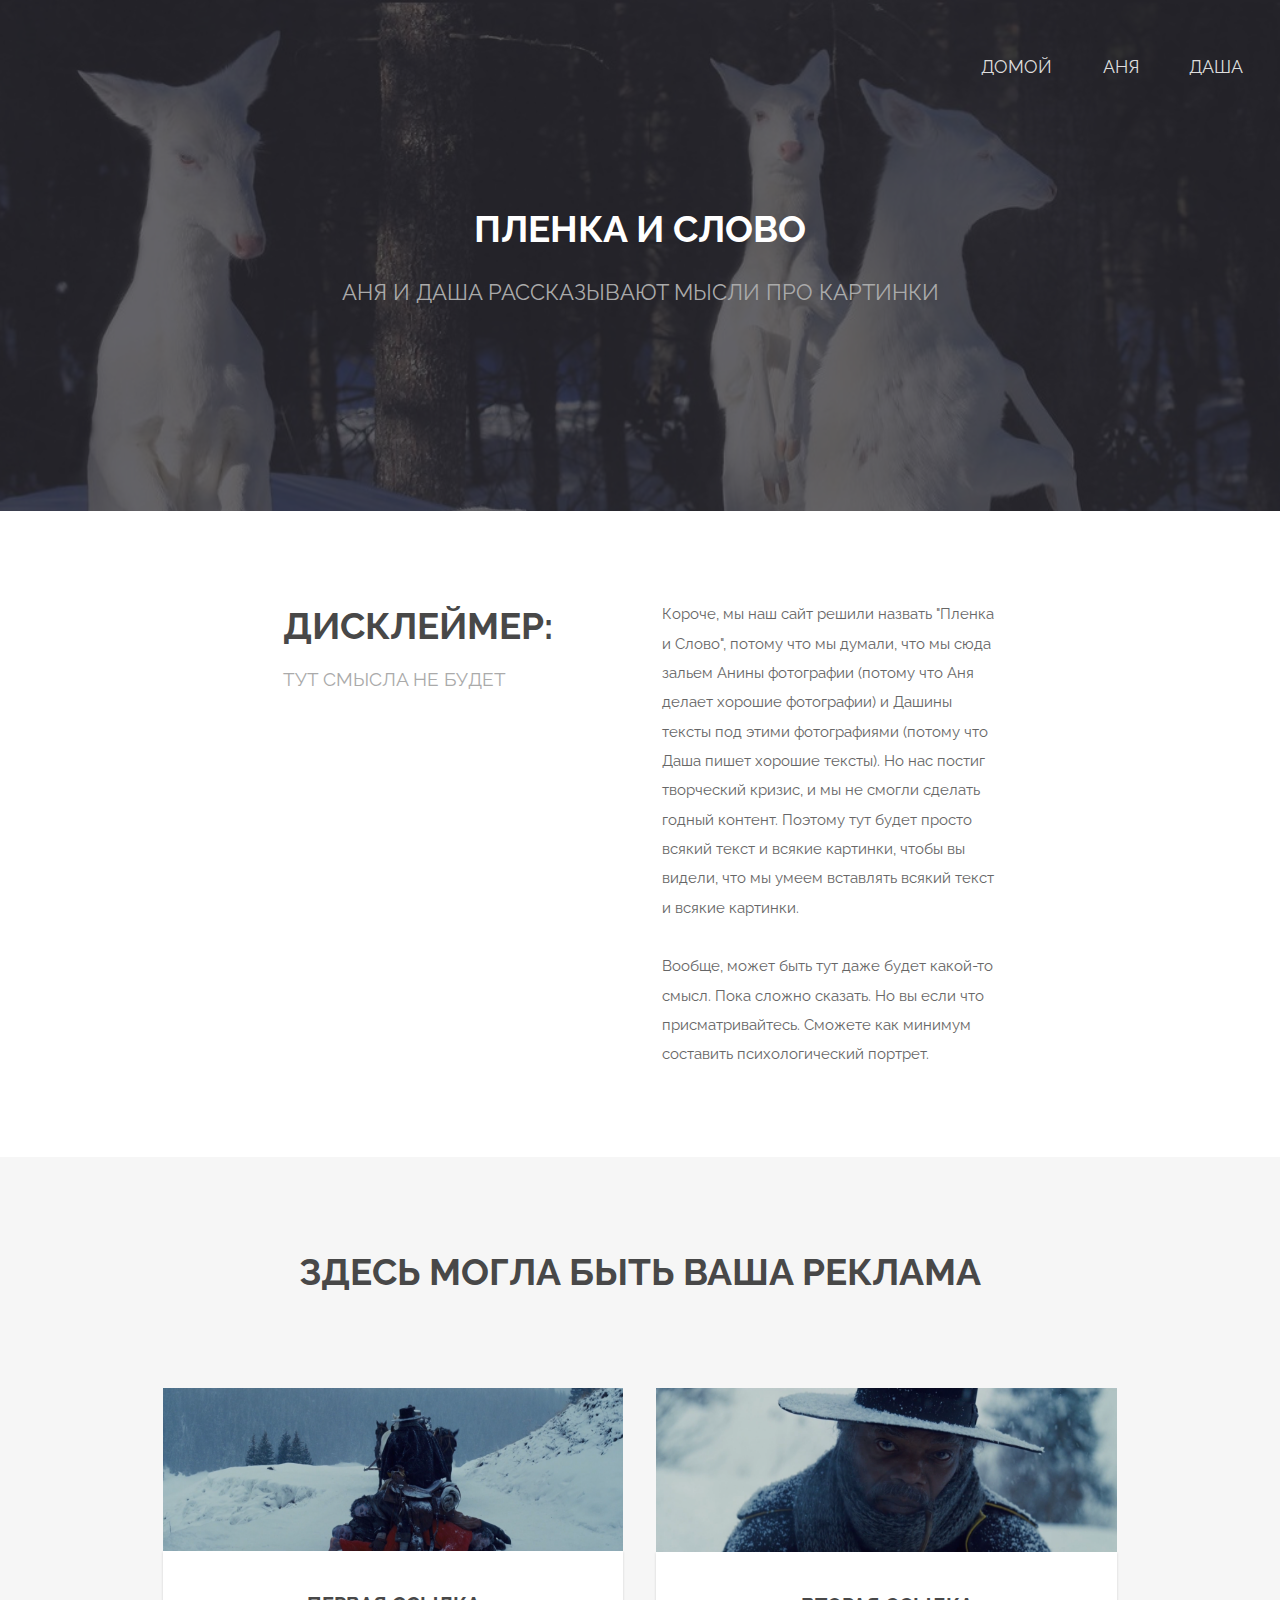
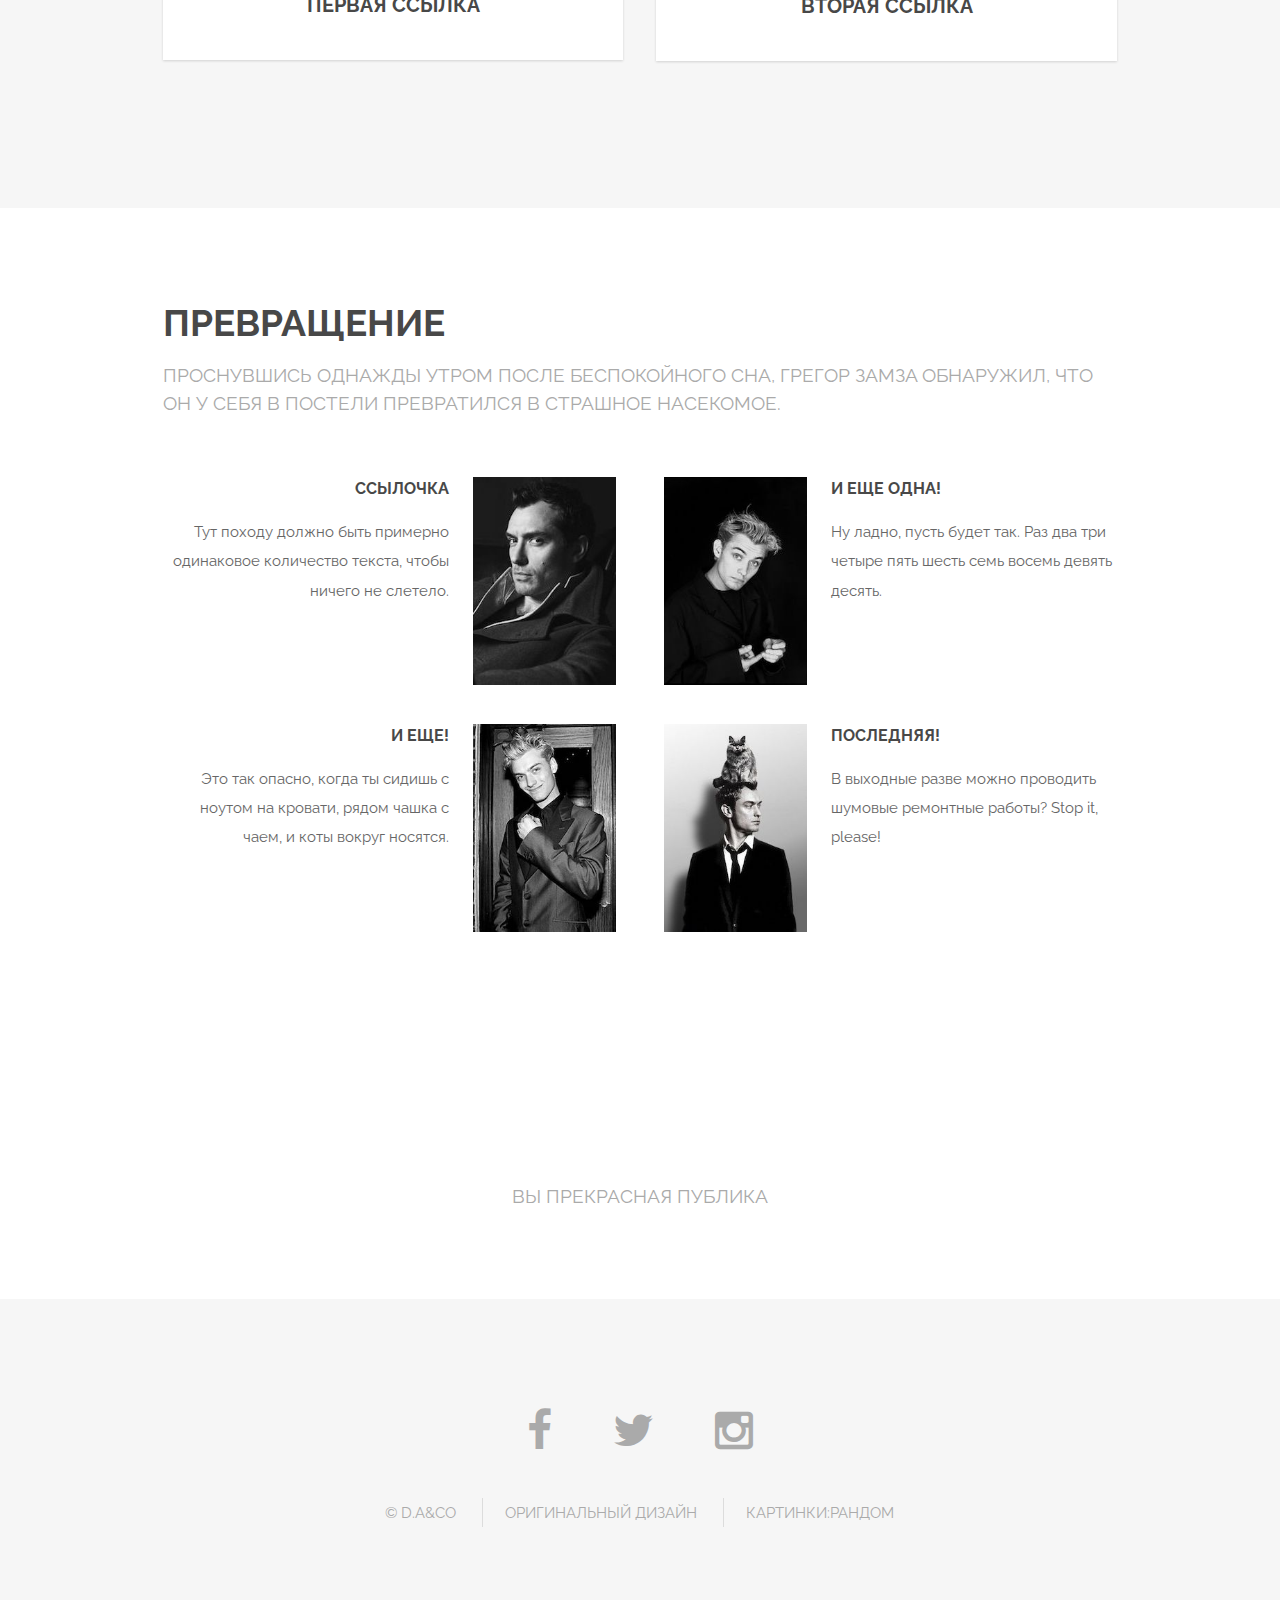
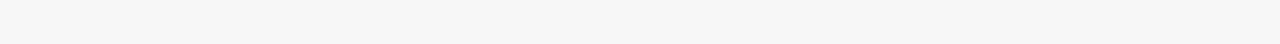
<file: index.html>
<!DOCTYPE HTML>
<!--
	Spatial by TEMPLATED
	templated.co @templatedco
	Released for free under the Creative Commons Attribution 3.0 license (templated.co/license)
-->
<html>
	<head>
		<title>*название сайта*</title>
		<meta charset="utf-8" />
		<meta name="viewport" content="width=device-width, initial-scale=1" />
		<link rel="stylesheet" href="assets/css/main.css" />
	</head>
	<body class="landing">

		<!-- Header -->
			<header id="header" class="alt">

				<nav id="nav">
					<ul>
						<li><a href="index.html">Домой</a></li>
						<li><a href="anna.html">Аня</a></li>
						<li><a href="daria.html">Даша</a></li>
					</ul>
				</nav>
			</header>

			<a href="#menu" class="navPanelToggle"><span class="fa fa-bars"></span></a>

		<!-- Banner -->
			<section id="banner">
				<h2>Пленка и слово</h2>
				<p>Аня и Даша рассказывают мысли про картинки <br /> </p>
				<ul class="actions">

			</section>

			<!-- One -->
				<section id="one" class="wrapper style1">
					<div class="container 75%">
						<div class="row 200%">
							<div class="6u 12u$(medium)">
								<header class="major">
									<h2>Дисклеймер:</h2>
									<p>Тут смысла не будет</p>
								</header>
							</div>
							<div class="6u$ 12u$(medium)">
								<p>Короче, мы наш сайт решили назвать "Пленка и Слово", потому что мы думали, что мы сюда зальем Анины фотографии (потому что Аня делает хорошие фотографии) и Дашины тексты под этими фотографиями (потому что Даша пишет хорошие тексты). Но нас постиг творческий кризис, и мы не смогли сделать годный контент. Поэтому тут будет просто всякий текст и всякие картинки, чтобы вы видели, что мы умеем вставлять всякий текст и всякие картинки.</p>
								<p>Вообще, может быть тут даже будет какой-то смысл. Пока сложно сказать. Но вы если что присматривайтесь. Сможете как минимум составить психологический портрет.</p>
							</div>
						</div>
					</div>
				</section>

			<!-- Two -->
				<section id="two" class="wrapper style2 special">
					<div class="container">
						<header class="major">
							<h2>Здесь могла быть ваша реклама</h2>

						</header>
						<div class="row 150%">
							<div class="6u 12u$(xsmall)">
								<div class="image fit captioned">
									<img src="images/pic02.jpg" alt="" />
									<h3><a href="pervaya1.html">Первая ссылка</a></h3>
								</div>
							</div>
							<div class="6u$ 12u$(xsmall)">
								<div class="image fit captioned">
									<img src="images/pic03.jpg" alt="" />
									<h3><a href="vtoraya.html">Вторая ссылка</a></h3>
								</div>
							</div>
						</div>
						<ul class="actions">

						</ul>
					</div>
				</section>

			<!-- Three -->
				<section id="three" class="wrapper style1">
					<div class="container">
						<header class="major special">
							<h2>Превращение</h2>
							<p>Проснувшись однажды утром после беспокойного сна, Грегор Замза обнаружил, что он у себя в постели превратился в страшное насекомое.</p>
						</header>
						<div class="feature-grid">
							<div class="feature">
								<div class="image rounded"><img src="images/pic04.jpg" alt="" /></div>
								<div class="content">
									<header>
										<h4><a href="tretia.html">ССылочка</a></h4>

									</header>
									<p>Тут походу должно быть примерно одинаковое количество текста, чтобы ничего не слетело.</p>
								</div>
							</div>
							<div class="feature">
								<div class="image rounded"><img src="images/pic05.jpg" alt="" /></div>
								<div class="content">
									<header>
										<h4><a href="chetvertaya.html">И еще одна!</a></h4>

									</header>
									<p>Ну ладно, пусть будет так. Раз два три четыре пять шесть семь восемь девять десять.</p>
								</div>
							</div>
							<div class="feature">
								<div class="image rounded"><img src="images/pic06.jpg" alt="" /></div>
								<div class="content">
									<header>
										<h4><a href="pyataya.html">И еще!</a></h4>

									</header>
									<p>Это так опасно, когда ты сидишь с ноутом на кровати, рядом чашка с чаем, и коты вокруг носятся.</p>
								</div>
							</div>
							<div class="feature">
								<div class="image rounded"><img src="images/pic07.jpg" alt="" /></div>
								<div class="content">
									<header>
										<h4><a href="shestaya.html">Последняя!</a></h4>

									</header>
									<p>В выходные разве можно проводить шумовые ремонтные работы? Stop it, please!</p>
								</div>
							</div>
						</div>
					</div>
				</section>

			<!-- Four -->
				<section id="four" class="wrapper style3 special">
					<div class="container">
						<header class="major">
							<h2>Берегите себя и своих близких</h2>
							<p>Вы прекрасная публика</p>
						</header>
						<ul class="actions">

						</ul>
					</div>
				</section>

		<!-- Footer -->
			<footer id="footer">
				<div class="container">
					<ul class="icons">
						<li><a href="https://www.facebook.com/alexander.pavlov.37" class="icon fa-facebook"></a></li>
						<li><a href="https://twitter.com/realDonaldTramp" class="icon fa-twitter"></a></li>
						<li><a href="https://www.instagram.com/lnsta_dogs/" class="icon fa-instagram"></a></li>
					</ul>
					<ul class="copyright">
						<li>&copy; D.A&CO</li>
						<li><a href="https://vk.com/berkova_an">ОРИГИНАЛЬНЫЙ ДИЗАЙН</a></li>
						<li><a href="https://vk.com/vulkanio">КАРТИНКИ:РАНДОМ</a></li>
					</ul>
				</div>
			</footer>

		<!-- Scripts -->
			<script src="assets/js/jquery.min.js"></script>
			<script src="assets/js/skel.min.js"></script>
			<script src="assets/js/util.js"></script>
			<script src="assets/js/main.js"></script>

	</body>
</html>
</file>
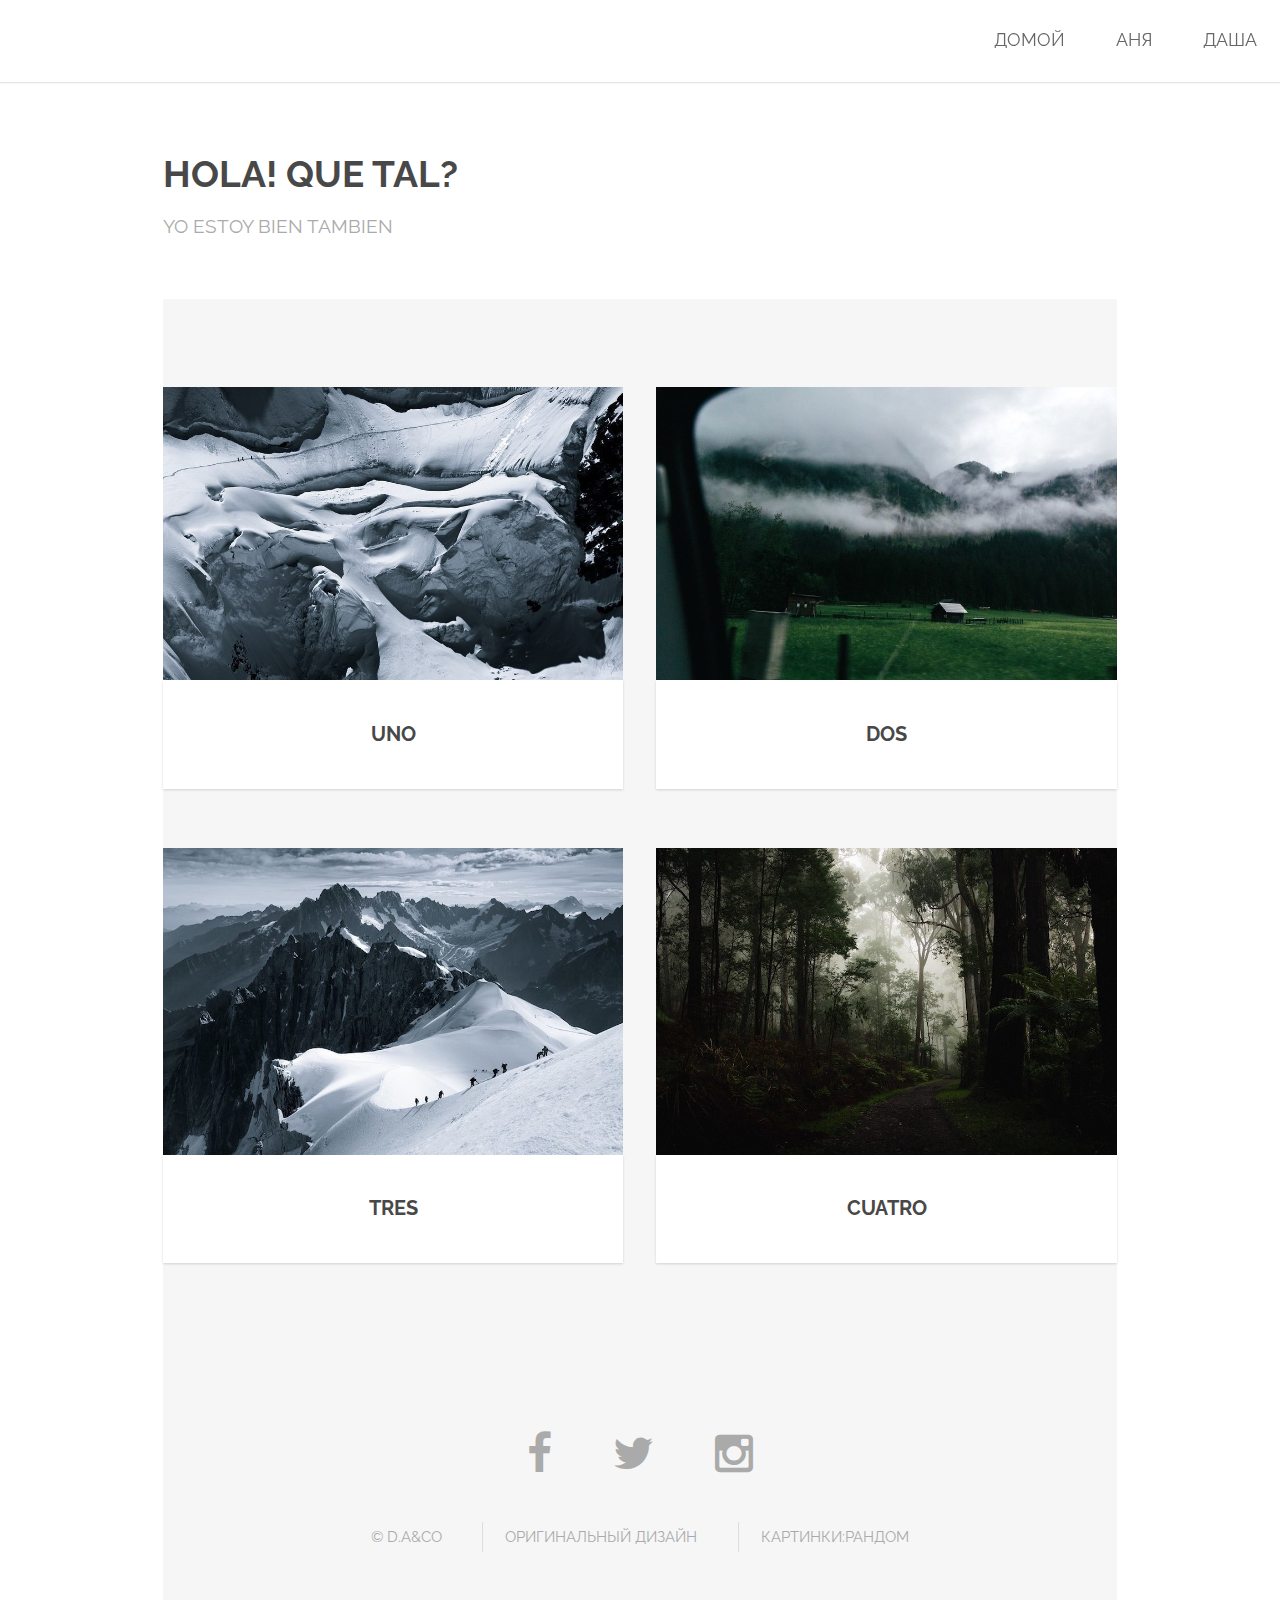
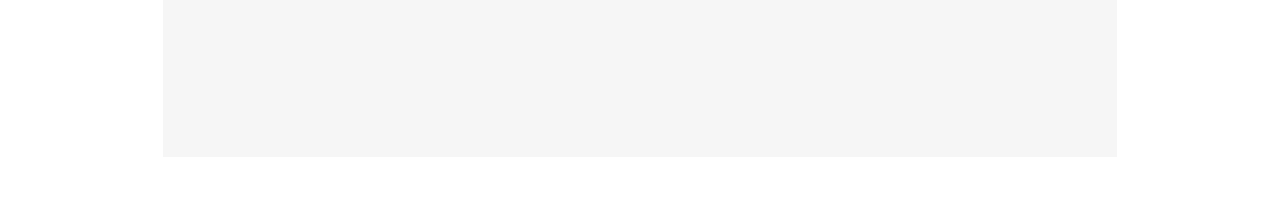
<file: anna.html>
<!DOCTYPE HTML>
<!--
	Spatial by TEMPLATED
	templated.co @templatedco
	Released for free under the Creative Commons Attribution 3.0 license (templated.co/license)
-->
<html>
	<head>
		<title>пум</title>
		<meta charset="utf-8" />
		<meta name="viewport" content="width=device-width, initial-scale=1" />
		<link rel="stylesheet" href="assets/css/main.css" />
	</head>
	<body>

		<!-- Header -->
			<header id="header">

				<nav id="nav">
					<ul>
						<li><a href="index.html">Домой</a></li>
						<li><a href=" anna.html">Аня</a></li>
						<li><a href="daria.html">Даша</a></li>
					</ul>
				</nav>
			</header>

			<a href="#menu" class="navPanelToggle"><span class="fa fa-bars"></span></a>

		<!-- Main -->
			<section id="main" class="wrapper">
				<div class="container">

					<header class="major special">
						<h2>Hola! Que tal?</h2>
						<p>Yo estoy bien tambien</p>
					</header>
					<section id="two" class="wrapper style2 special">

							</header>
							<div class="row 150%">
								<div class="6u 12u$(xsmall)">
									<div class="image fit captioned">
										<img src="images/1.jpg" alt="" />
										<h3><a href="pervaya.html">Uno</a></h3>
									</div>
								</div>
								<div class="6u$ 12u$(xsmall)">
									<div class="image fit captioned">
										<img src="images/2.jpg" alt="" />
										<h3><a href="vtoraya.html">Dos</a></h3>
									</div>
								</div>
							</div>
							<ul class="actions">


															</header>
															<div class="row 150%">
																<div class="6u 12u$(xsmall)">
																	<div class="image fit captioned">
																		<img src="images/3.jpg" alt="" />
																		<h3><a href="pyataya.html">Tres</a></h3>
																	</div>
																</div>
																<div class="6u$ 12u$(xsmall)">
																	<div class="image fit captioned">
																		<img src="images/4.jpg" alt="" />
																		<h3><a href="shestaya.html">Cuatro</a></h3>
																	</div>
																</div>
															</div>
															<ul class="actions">



		<!-- Footer -->
		<footer id="footer">
			<div class="container">
				<ul class="icons">
					<li><a href="https://www.facebook.com/alexander.pavlov.37" class="icon fa-facebook"></a></li>
					<li><a href="https://twitter.com/realDonaldTramp" class="icon fa-twitter"></a></li>
					<li><a href="https://www.instagram.com/lnsta_dogs/" class="icon fa-instagram"></a></li>
				</ul>
				<ul class="copyright">
					<li>&copy; D.A&CO</li>
					<li><a href="https://vk.com/berkova_an">ОРИГИНАЛЬНЫЙ ДИЗАЙН</a></li>
					<li><a href="https://vk.com/vulkanio">КАРТИНКИ:РАНДОМ</a></li>
				</ul>
			</div>
		</footer>

		<!-- Scripts -->
			<script src="assets/js/jquery.min.js"></script>
			<script src="assets/js/skel.min.js"></script>
			<script src="assets/js/util.js"></script>
			<script src="assets/js/main.js"></script>

	</body>
</html>
</file>
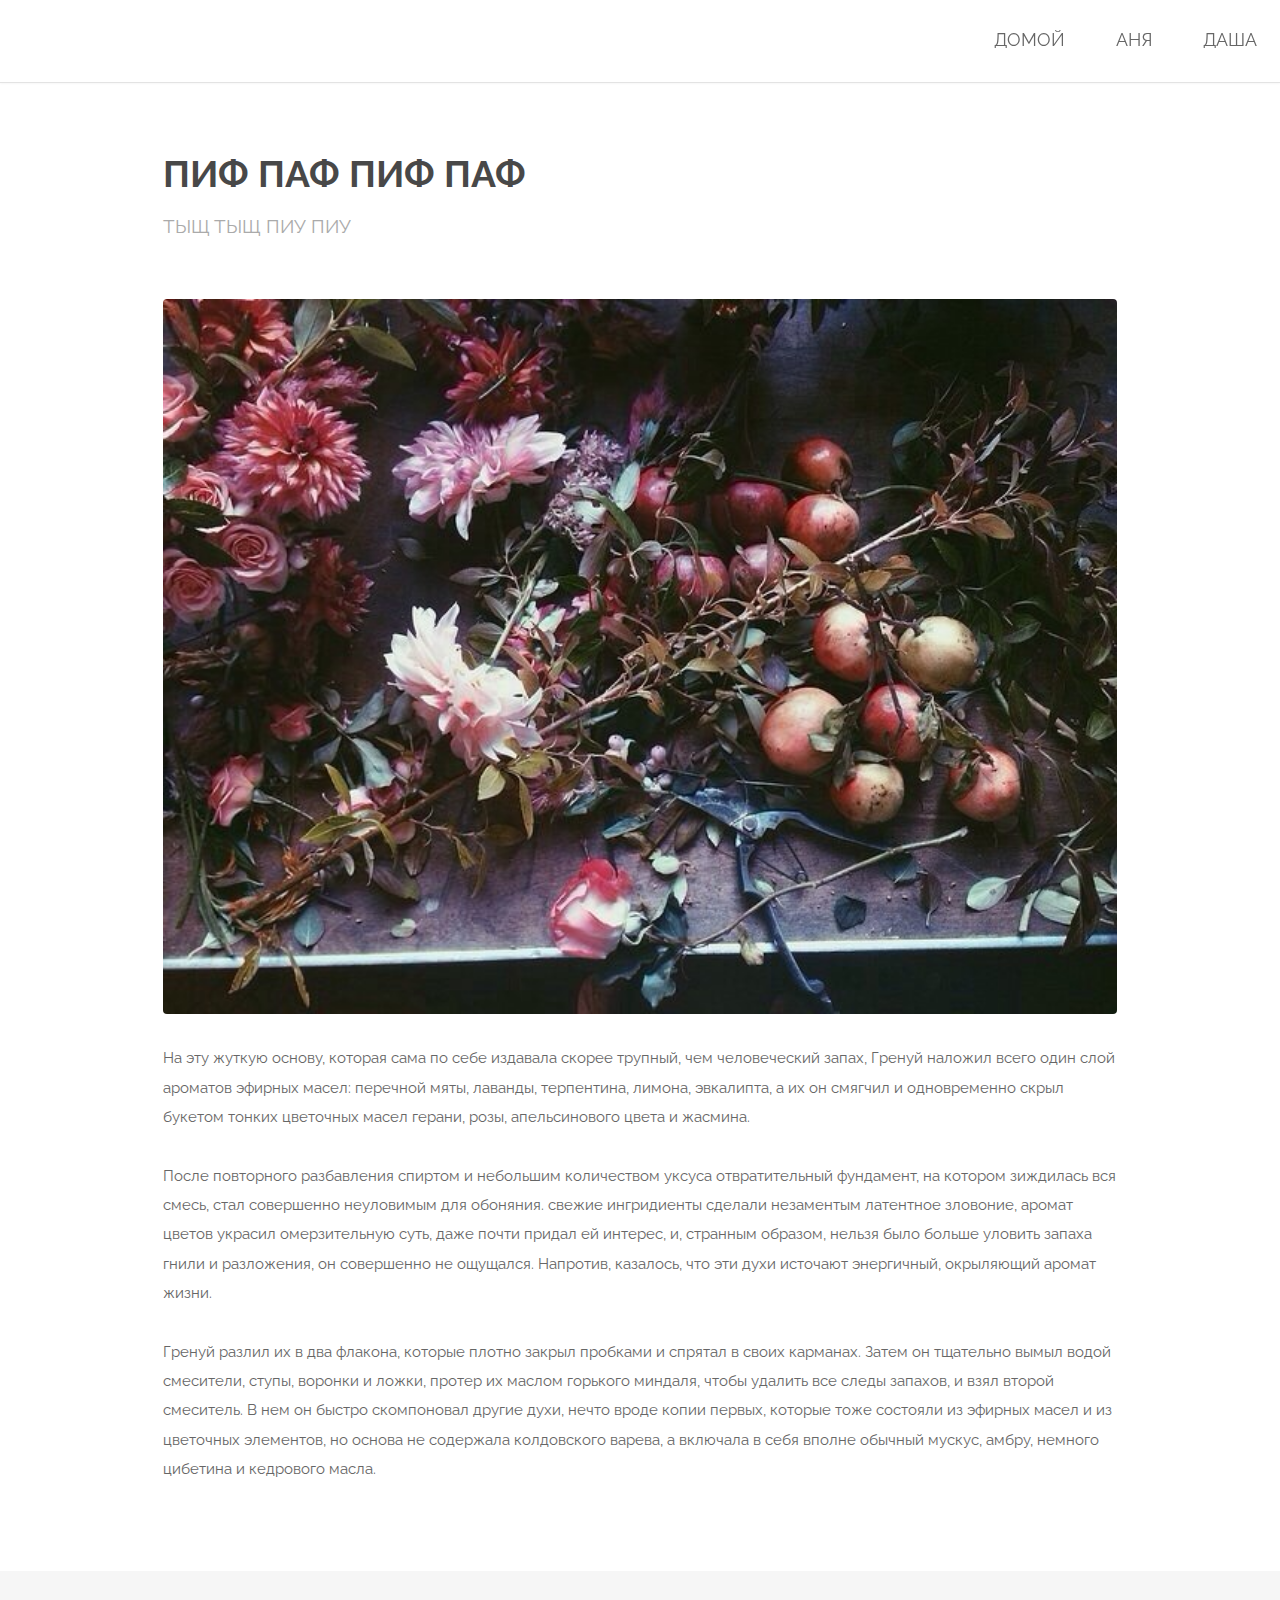
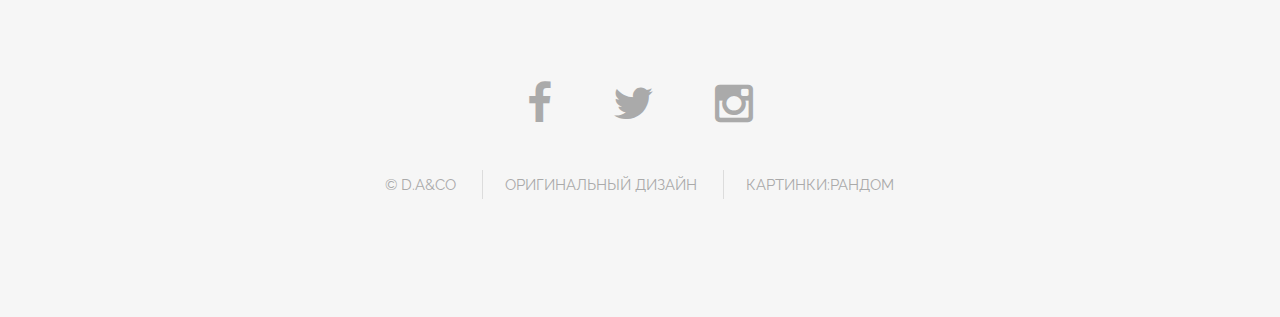
<file: chetvertaya.html>
<!DOCTYPE HTML>
<!--
	Spatial by TEMPLATED
	templated.co @templatedco
	Released for free under the Creative Commons Attribution 3.0 license (templated.co/license)
-->
<html>
	<head>
		<title>тыщ</title>
		<meta charset="utf-8" />
		<meta name="viewport" content="width=device-width, initial-scale=1" />
		<link rel="stylesheet" href="assets/css/main.css" />
	</head>
	<body>

		<!-- Header -->
			<header id="header">

				<nav id="nav">
					<ul>
						<li><a href="index.html">Домой</a></li>
						<li><a href="anna.html">Аня</a></li>
						<li><a href="daria.html">Даша</a></li>
					</ul>
				</nav>
			</header>

			<a href="#menu" class="navPanelToggle"><span class="fa fa-bars"></span></a>

		<!-- Main -->
			<section id="main" class="wrapper">
				<div class="container">

					<header class="major special">
						<h2>Пиф паф пиф паф</h2>
						<p>Тыщ тыщ пиу пиу</p>
					</header>

					<a href="#" class="image fit"><img src="images/54.jpg" alt="" /></a>
					<p>На эту жуткую основу, которая сама по себе издавала скорее трупный, чем человеческий запах, Гренуй наложил всего один слой ароматов эфирных масел: перечной мяты, лаванды, терпентина, лимона, эвкалипта, а их он смягчил и одновременно скрыл букетом тонких цветочных масел герани, розы, апельсинового цвета и жасмина.</p>
					<p>После повторного разбавления спиртом и небольшим количеством уксуса отвратительный фундамент, на котором зиждилась вся смесь, стал совершенно неуловимым для обоняния. свежие ингридиенты сделали незаментым латентное зловоние, аромат цветов украсил омерзительную суть, даже почти придал ей интерес, и, странным образом, нельзя было больше уловить запаха гнили и разложения, он совершенно не ощущался. Напротив, казалось, что эти духи источают энергичный, окрыляющий аромат жизни.</p>
					<p>Гренуй разлил их в два флакона, которые плотно закрыл пробками и спрятал в своих карманах. Затем он тщательно вымыл водой смесители, ступы, воронки и ложки, протер их маслом горького миндаля, чтобы удалить все следы запахов, и взял второй смеситель. В нем он быстро скомпоновал другие духи, нечто вроде копии первых, которые тоже состояли из эфирных масел и из цветочных элементов, но основа не содержала колдовского варева, а включала в себя вполне обычный мускус, амбру, немного цибетина и кедрового масла.</p>

				</div>
			</section>

		<!-- Footer -->
		<footer id="footer">
			<div class="container">
				<ul class="icons">
					<li><a href="https://www.facebook.com/alexander.pavlov.37" class="icon fa-facebook"></a></li>
					<li><a href="https://twitter.com/realDonaldTramp" class="icon fa-twitter"></a></li>
					<li><a href="https://www.instagram.com/lnsta_dogs/" class="icon fa-instagram"></a></li>
				</ul>
				<ul class="copyright">
					<li>&copy; D.A&CO</li>
					<li><a href="https://vk.com/berkova_an">ОРИГИНАЛЬНЫЙ ДИЗАЙН</a></li>
					<li><a href="https://vk.com/vulkanio">КАРТИНКИ:РАНДОМ</a></li>
				</ul>
			</div>
		</footer>

		<!-- Scripts -->
			<script src="assets/js/jquery.min.js"></script>
			<script src="assets/js/skel.min.js"></script>
			<script src="assets/js/util.js"></script>
			<script src="assets/js/main.js"></script>

	</body>
</html>
</file>
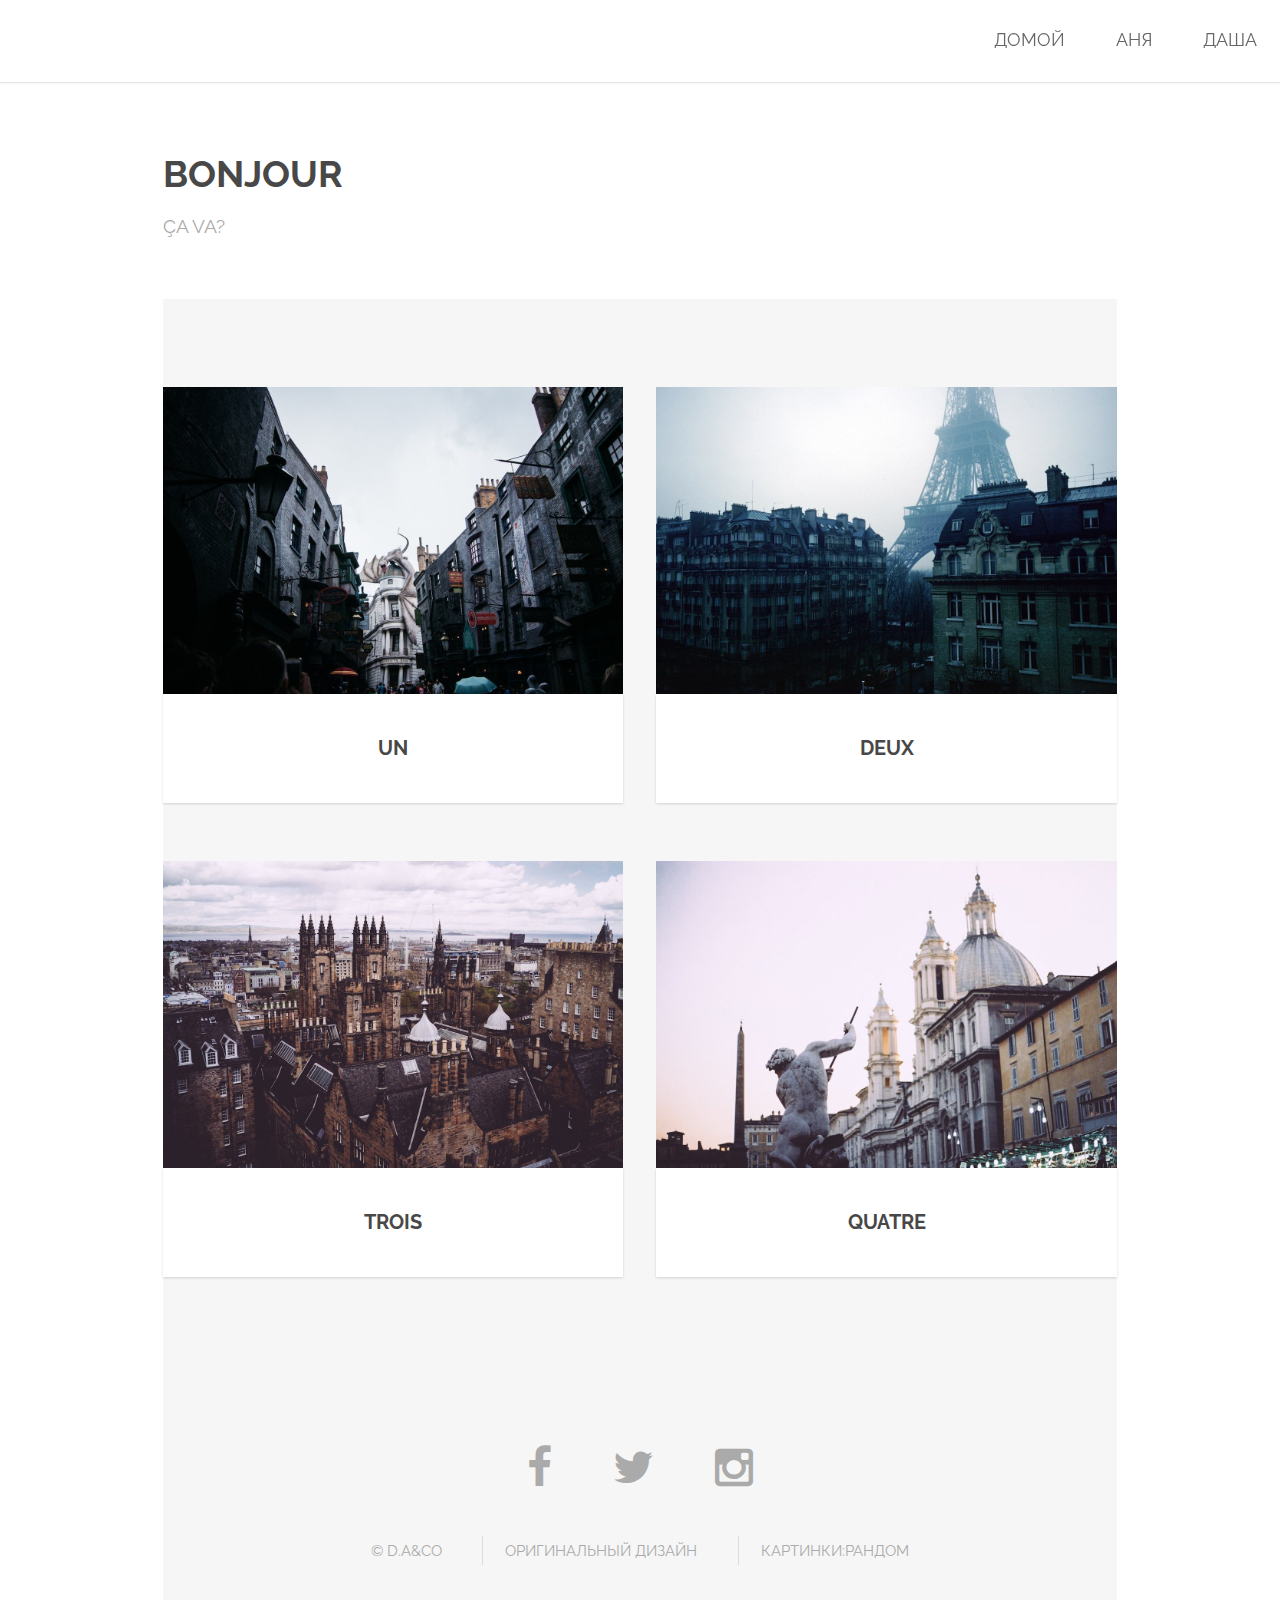
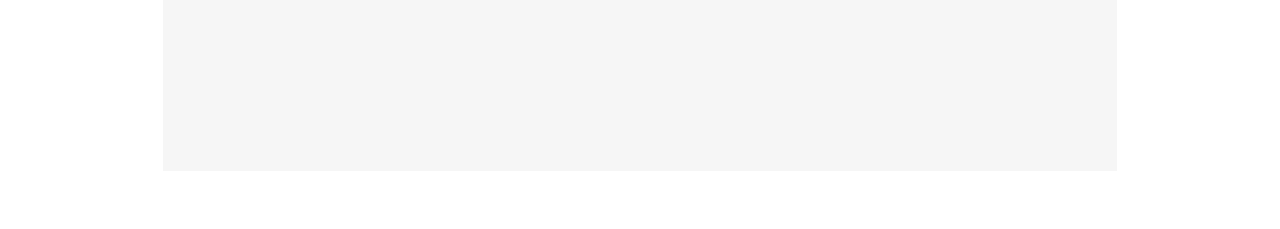
<file: daria.html>
<!DOCTYPE HTML>
<!--
	Spatial by TEMPLATED
	templated.co @templatedco
	Released for free under the Creative Commons Attribution 3.0 license (templated.co/license)
-->
<html>
	<head>
		<title>пум</title>
		<meta charset="utf-8" />
		<meta name="viewport" content="width=device-width, initial-scale=1" />
		<link rel="stylesheet" href="assets/css/main.css" />
	</head>
	<body>

		<!-- Header -->
			<header id="header">

				<nav id="nav">
					<ul>
						<li><a href="index.html">Домой</a></li>
						<li><a href=" anna.html">Аня</a></li>
						<li><a href="daria.html">Даша</a></li>
					</ul>
				</nav>
			</header>

			<a href="#menu" class="navPanelToggle"><span class="fa fa-bars"></span></a>

		<!-- Main -->
			<section id="main" class="wrapper">
				<div class="container">

					<header class="major special">
						<h2>Bonjour</h2>
						<p>ça va?</p>
					</header>
					<section id="two" class="wrapper style2 special">

							</header>
							<div class="row 150%">
								<div class="6u 12u$(xsmall)">
									<div class="image fit captioned">
										<img src="images/5.jpg" alt="" />
										<h3><a href="pervaya.html">Un</a></h3>
									</div>
								</div>
								<div class="6u$ 12u$(xsmall)">
									<div class="image fit captioned">
										<img src="images/66.jpg" alt="" />
										<h3><a href="vtoraya.html">Deux</a></h3>
									</div>
								</div>
							</div>
							<ul class="actions">


															</header>
															<div class="row 150%">
																<div class="6u 12u$(xsmall)">
																	<div class="image fit captioned">
																		<img src="images/7.jpg" alt="" />
																		<h3><a href="tretia.html">Trois</a></h3>
																	</div>
																</div>
																<div class="6u$ 12u$(xsmall)">
																	<div class="image fit captioned">
																		<img src="images/8.jpg" alt="" />
																		<h3><a href="chetvertaya.html">Quatre</a></h3>
																	</div>
																</div>
															</div>
															<ul class="actions">



		<!-- Footer -->
		<footer id="footer">
			<div class="container">
				<ul class="icons">
					<li><a href="https://www.facebook.com/alexander.pavlov.37" class="icon fa-facebook"></a></li>
					<li><a href="https://twitter.com/realDonaldTramp" class="icon fa-twitter"></a></li>
					<li><a href="https://www.instagram.com/lnsta_dogs/" class="icon fa-instagram"></a></li>
				</ul>
				<ul class="copyright">
					<li>&copy; D.A&CO</li>
					<li><a href="https://vk.com/berkova_an">ОРИГИНАЛЬНЫЙ ДИЗАЙН</a></li>
					<li><a href="https://vk.com/vulkanio">КАРТИНКИ:РАНДОМ</a></li>
				</ul>
			</div>
		</footer>

		<!-- Scripts -->
			<script src="assets/js/jquery.min.js"></script>
			<script src="assets/js/skel.min.js"></script>
			<script src="assets/js/util.js"></script>
			<script src="assets/js/main.js"></script>

	</body>
</html>
</file>
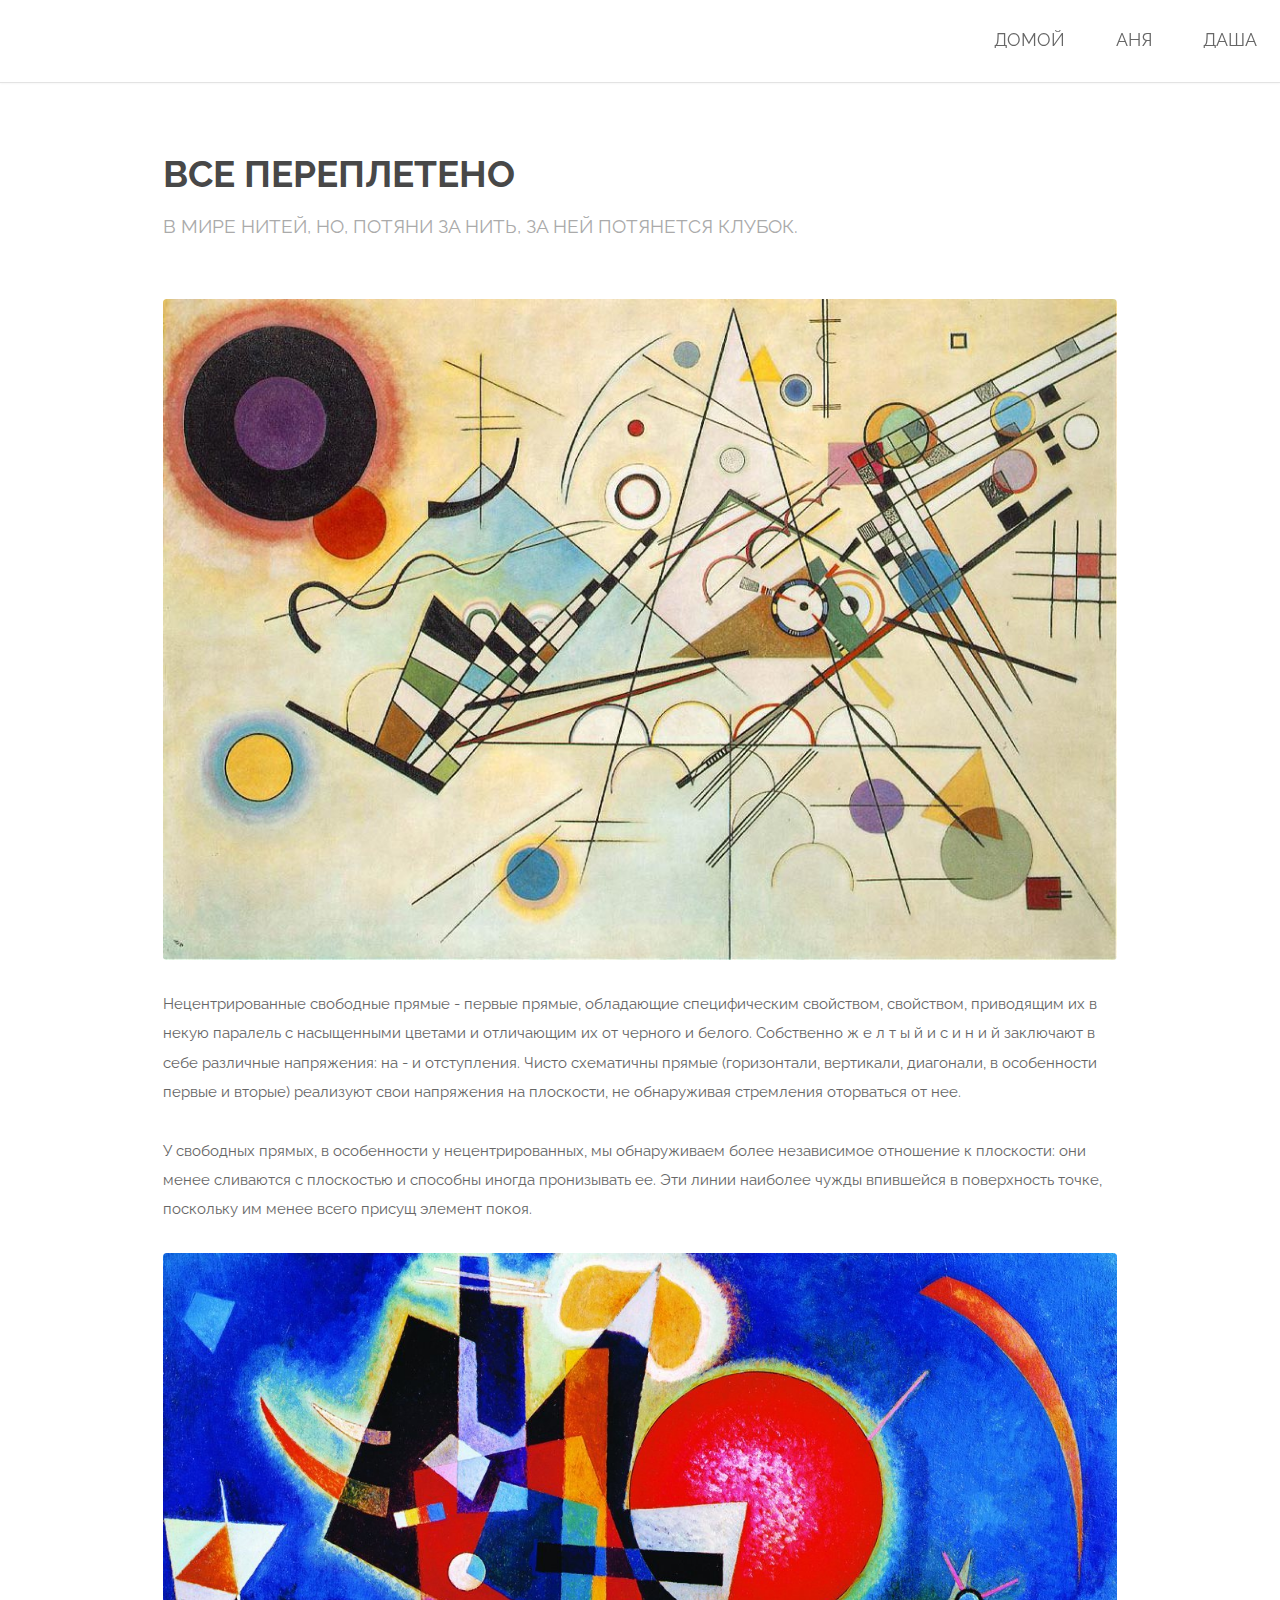
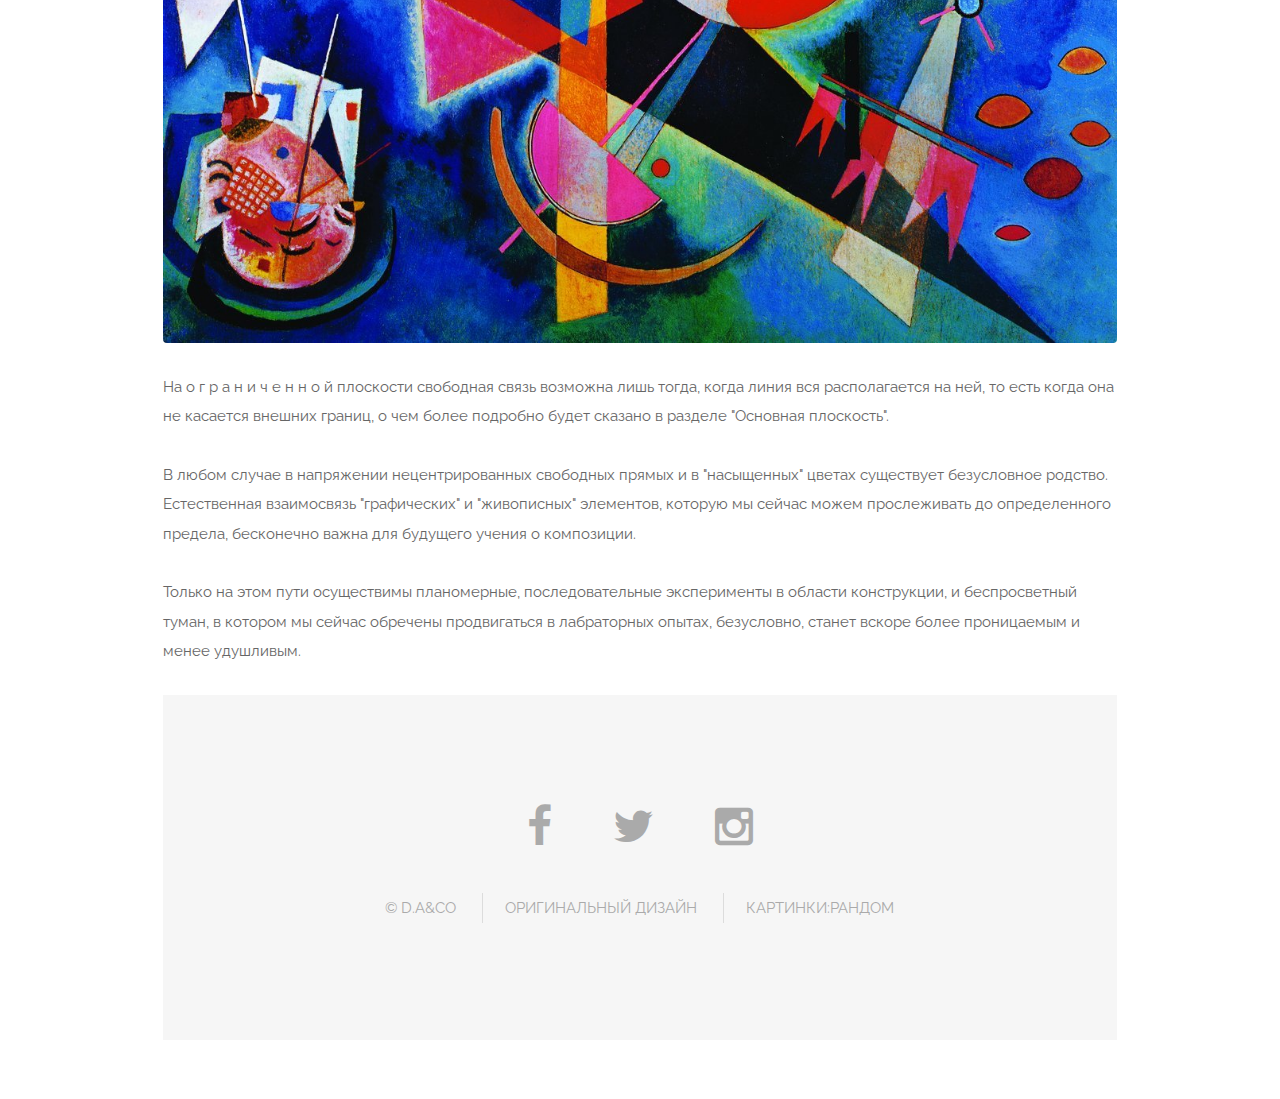
<file: pervaya.html>
<!DOCTYPE HTML>
<!--
	Spatial by TEMPLATED
	templated.co @templatedco
	Released for free under the Creative Commons Attribution 3.0 license (templated.co/license)
-->
<html>
	<head>
		<title>пук</title>
		<meta charset="utf-8" />
		<meta name="viewport" content="width=device-width, initial-scale=1" />
		<link rel="stylesheet" href="assets/css/main.css" />
	</head>
	<body>

		<!-- Header -->
			<header id="header">

				<nav id="nav">
					<ul>
						<li><a href="index.html">Домой</a></li>
						<li><a href="anna.html">Аня</a></li>
						<li><a href="daria.html">Даша</a></li>
					</ul>
				</nav>
			</header>

			<a href="#menu" class="navPanelToggle"><span class="fa fa-bars"></span></a>

		<!-- Main -->
			<section id="main" class="wrapper">
				<div class="container">

					<header class="major special">
						<h2>Все переплетено</h2>
						<p>В мире нитей, но, потяни за нить, за ней потянется клубок.</p>
					</header>

					<a href="#" class="image fit"><img src="images/50.jpg" alt="" /></a>
					<p>Нецентрированные свободные прямые - первые прямые, обладающие специфическим свойством, свойством, приводящим их в некую паралель с насыщенными цветами и отличающим их от черного и белого. Собственно ж е л т ы й  и  с и н и й заключают в себе различные напряжения: на - и отступления. Чисто схематичны прямые (горизонтали, вертикали, диагонали, в особенности первые и вторые) реализуют свои напряжения на плоскости, не обнаруживая стремления оторваться от нее.</p>
					<p>У свободных прямых, в особенности у нецентрированных, мы обнаруживаем более независимое отношение к плоскости: они менее сливаются с плоскостью и способны иногда пронизывать ее. Эти линии наиболее чужды впившейся в поверхность точке, поскольку им менее всего присущ элемент покоя.</p>
					<a href="#" class="image fit"><img src="images/51.jpg" alt="" /></a>
					<p>На о г р а н и ч е н н о й плоскости свободная связь возможна лишь тогда, когда линия вся располагается на ней, то есть когда она не касается внешних границ, о чем более подробно будет сказано в разделе "Основная плоскость".</p>
          <p>В любом случае в напряжении нецентрированных свободных прямых и в "насыщенных" цветах существует безусловное родство. Естественная взаимосвязь "графических" и "живописных" элементов, которую мы сейчас можем прослеживать до определенного предела, бесконечно важна для будущего учения о композиции.</p>
					<p>Только на этом пути осуществимы планомерные, последовательные эксперименты в области конструкции, и беспросветный туман, в котором мы сейчас обречены продвигаться в лабраторных опытах, безусловно, станет вскоре более проницаемым и менее удушливым.</p>

        <!-- Footer -->
					<footer id="footer">
						<div class="container">
							<ul class="icons">
								<li><a href="https://www.facebook.com/alexander.pavlov.37" class="icon fa-facebook"></a></li>
								<li><a href="https://twitter.com/realDonaldTramp" class="icon fa-twitter"></a></li>
								<li><a href="https://www.instagram.com/lnsta_dogs/" class="icon fa-instagram"></a></li>
							</ul>
							<ul class="copyright">
								<li>&copy; D.A&CO</li>
								<li><a href="https://vk.com/berkova_an">ОРИГИНАЛЬНЫЙ ДИЗАЙН</a></li>
								<li><a href="https://vk.com/vulkanio">КАРТИНКИ:РАНДОМ</a></li>
							</ul>
						</div>
					</footer>

					<!-- Scripts -->
						<script src="assets/js/jquery.min.js"></script>
						<script src="assets/js/skel.min.js"></script>
						<script src="assets/js/util.js"></script>
						<script src="assets/js/main.js"></script>

					</body>
					</html>
</file>
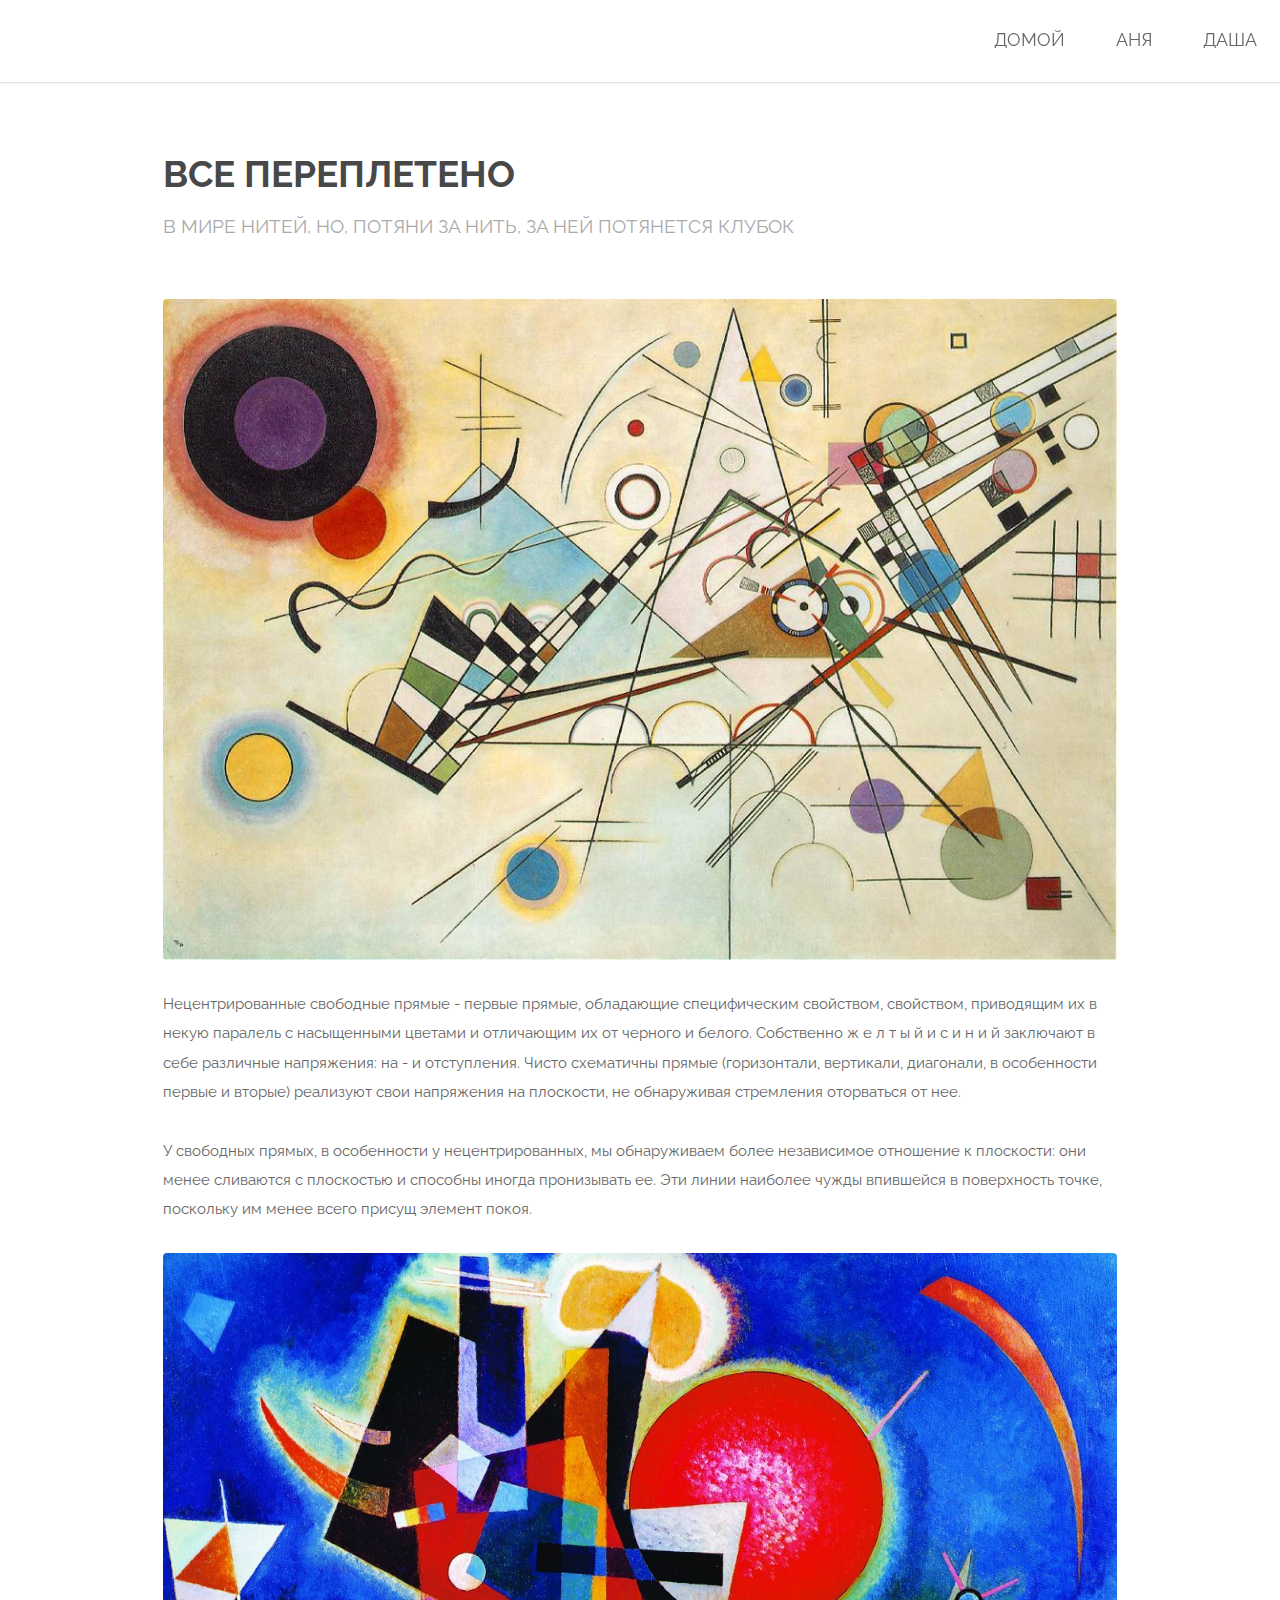
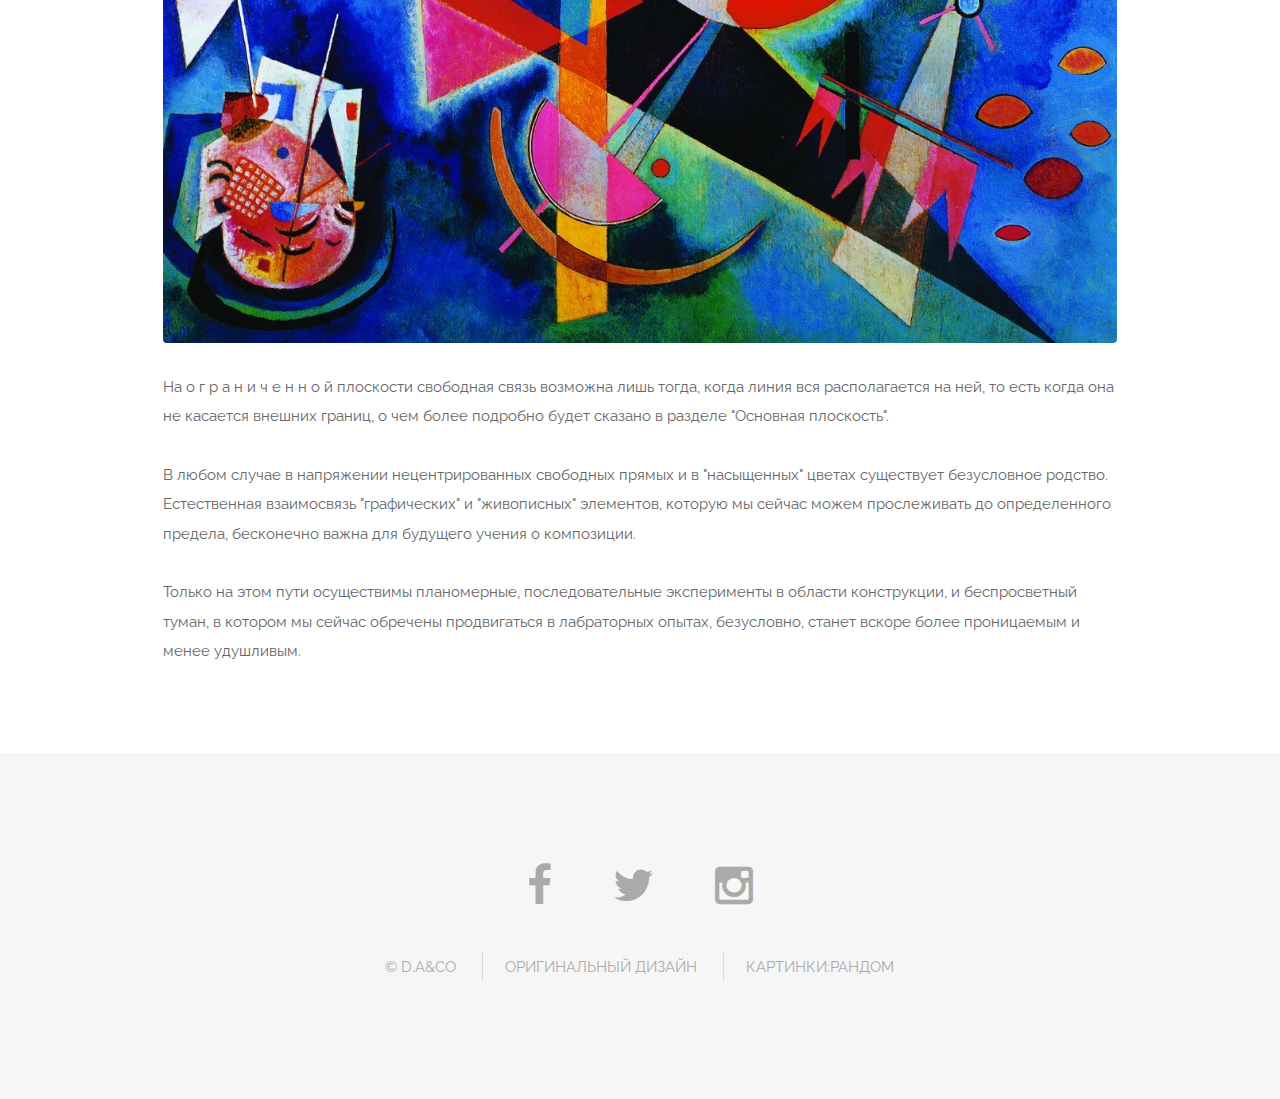
<file: pervaya1.html>
<!DOCTYPE HTML>
<!--
	Spatial by TEMPLATED
	templated.co @templatedco
	Released for free under the Creative Commons Attribution 3.0 license (templated.co/license)
-->
<html>
	<head>
		<title>пиу</title>
		<meta charset="utf-8" />
		<meta name="viewport" content="width=device-width, initial-scale=1" />
		<link rel="stylesheet" href="assets/css/main.css" />
	</head>
	<body>

		<!-- Header -->
			<header id="header">

				<nav id="nav">
					<ul>
						<li><a href="index.html">Домой</a></li>
						<li><a href="anna.html">Аня</a></li>
						<li><a href="daria.html">Даша</a></li>
					</ul>
				</nav>
			</header>

			<a href="#menu" class="navPanelToggle"><span class="fa fa-bars"></span></a>

		<!-- Main -->
			<section id="main" class="wrapper">
				<div class="container">

					<header class="major special">
						<h2>Все переплетено</h2>
						<p>В мире нитей, но, потяни за нить, за ней потянется клубок</p>
					</header>

					<a href="#" class="image fit"><img src="images/50.jpg" alt="" /></a>
					<p>Нецентрированные свободные прямые - первые прямые, обладающие специфическим свойством, свойством, приводящим их в некую паралель с насыщенными цветами и отличающим их от черного и белого. Собственно ж е л т ы й  и  с и н и й заключают в себе различные напряжения: на - и отступления. Чисто схематичны прямые (горизонтали, вертикали, диагонали, в особенности первые и вторые) реализуют свои напряжения на плоскости, не обнаруживая стремления оторваться от нее.</p>
					<p>У свободных прямых, в особенности у нецентрированных, мы обнаруживаем более независимое отношение к плоскости: они менее сливаются с плоскостью и способны иногда пронизывать ее. Эти линии наиболее чужды впившейся в поверхность точке, поскольку им менее всего присущ элемент покоя.</p>
          <a href="#" class="image fit"><img src="images/51.jpg" alt="" /></a>
					<p>На о г р а н и ч е н н о й плоскости свободная связь возможна лишь тогда, когда линия вся располагается на ней, то есть когда она не касается внешних границ, о чем более подробно будет сказано в разделе "Основная плоскость".</p>
					<p>В любом случае в напряжении нецентрированных свободных прямых и в "насыщенных" цветах существует безусловное родство. Естественная взаимосвязь "графических" и "живописных" элементов, которую мы сейчас можем прослеживать до определенного предела, бесконечно важна для будущего учения о композиции.</p>
					<p>Только на этом пути осуществимы планомерные, последовательные эксперименты в области конструкции, и беспросветный туман, в котором мы сейчас обречены продвигаться в лабраторных опытах, безусловно, станет вскоре более проницаемым и менее удушливым.</p>

				</div>
			</section>

		<!-- Footer -->
		<footer id="footer">
			<div class="container">
				<ul class="icons">
					<li><a href="https://www.facebook.com/alexander.pavlov.37" class="icon fa-facebook"></a></li>
					<li><a href="https://twitter.com/realDonaldTramp" class="icon fa-twitter"></a></li>
					<li><a href="https://www.instagram.com/lnsta_dogs/" class="icon fa-instagram"></a></li>
				</ul>
				<ul class="copyright">
					<li>&copy; D.A&CO</li>
					<li><a href="https://vk.com/berkova_an">ОРИГИНАЛЬНЫЙ ДИЗАЙН</a></li>
					<li><a href="https://vk.com/vulkanio">КАРТИНКИ:РАНДОМ</a></li>
				</ul>
			</div>
		</footer>

		<!-- Scripts -->
			<script src="assets/js/jquery.min.js"></script>
			<script src="assets/js/skel.min.js"></script>
			<script src="assets/js/util.js"></script>
			<script src="assets/js/main.js"></script>

	</body>
</html>
</file>
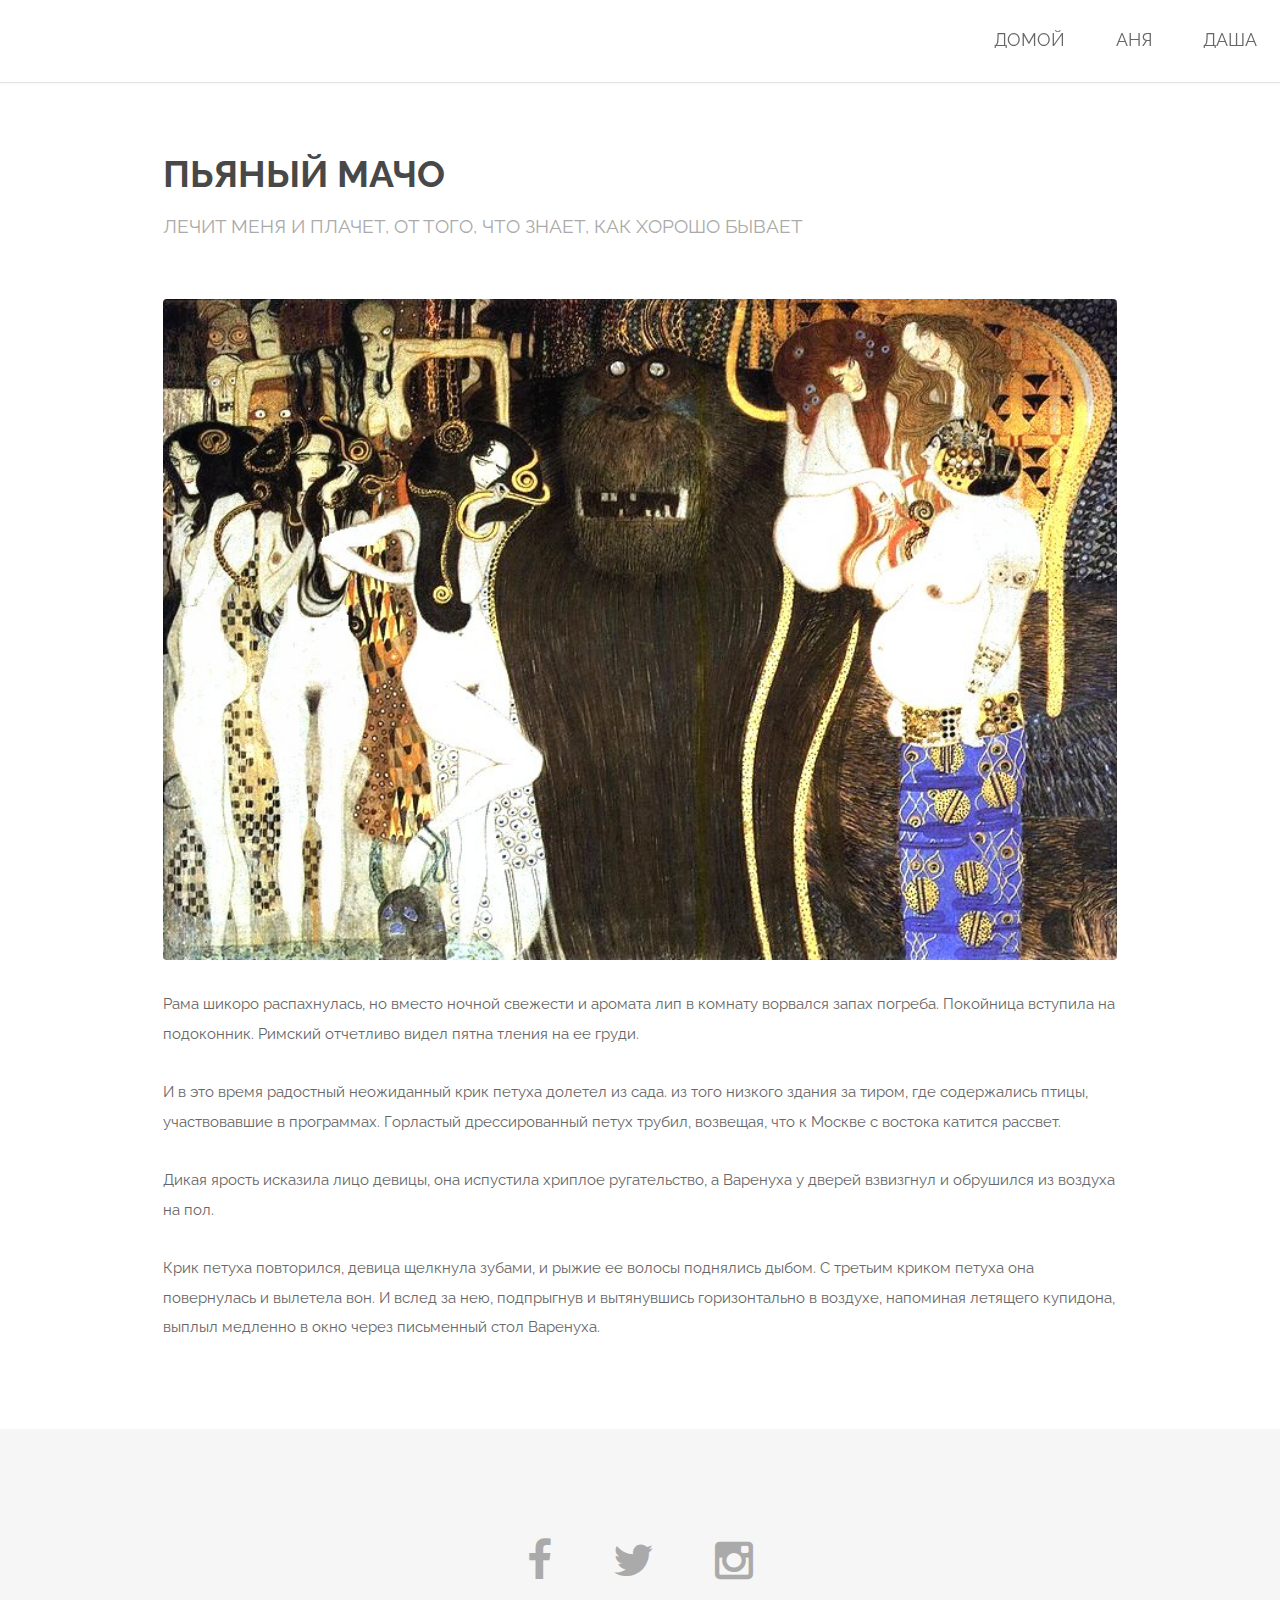
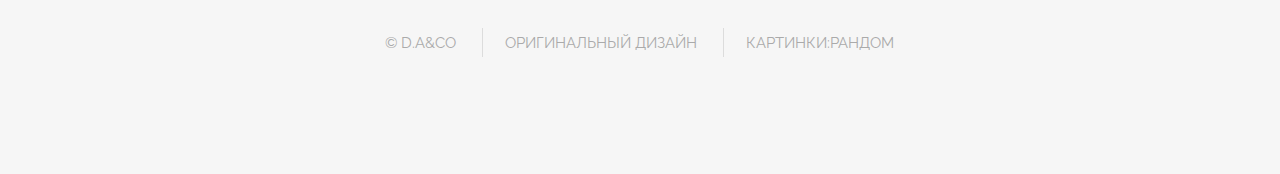
<file: pyataya.html>
<!DOCTYPE HTML>
<!--
	Spatial by TEMPLATED
	templated.co @templatedco
	Released for free under the Creative Commons Attribution 3.0 license (templated.co/license)
-->
<html>
	<head>
		<title>пиф</title>
		<meta charset="utf-8" />
		<meta name="viewport" content="width=device-width, initial-scale=1" />
		<link rel="stylesheet" href="assets/css/main.css" />
	</head>
	<body>

		<!-- Header -->
			<header id="header">

				<nav id="nav">
					<ul>
						<li><a href="index.html">Домой</a></li>
						<li><a href="anna.html">Аня</a></li>
						<li><a href="daria.html">Даша</a></li>
					</ul>
				</nav>
			</header>

			<a href="#menu" class="navPanelToggle"><span class="fa fa-bars"></span></a>

		<!-- Main -->
			<section id="main" class="wrapper">
				<div class="container">

					<header class="major special">
						<h2>Пьяный мачо</h2>
						<p>Лечит меня и плачет, от того, что знает, как хорошо бывает</p>
					</header>

					<a href="#" class="image fit"><img src="images/55.jpg" alt="" /></a>
					<p>Рама шикоро распахнулась, но вместо ночной свежести и аромата лип в комнату ворвался запах погреба. Покойница вступила на подоконник. Римский отчетливо видел пятна тления на ее груди.</p>
					<p>И в это время радостный неожиданный крик петуха долетел из сада. из того низкого здания за тиром, где содержались птицы, участвовавшие в программах. Горластый дрессированный петух трубил, возвещая, что к Москве с востока катится рассвет.</p>
					<p>Дикая ярость исказила лицо девицы, она испустила хриплое ругательство, а Варенуха у дверей взвизгнул и обрушился из воздуха на пол.</p>
					<p>Крик петуха повторился, девица щелкнула зубами, и рыжие ее волосы поднялись дыбом. С третьим криком петуха она повернулась и вылетела вон. И вслед за нею, подпрыгнув и вытянувшись горизонтально в воздухе, напоминая летящего купидона, выплыл медленно в окно через письменный стол Варенуха.</p>
				</div>
			</section>

		<!-- Footer -->
		<footer id="footer">
			<div class="container">
				<ul class="icons">
					<li><a href="https://www.facebook.com/alexander.pavlov.37" class="icon fa-facebook"></a></li>
					<li><a href="https://twitter.com/realDonaldTramp" class="icon fa-twitter"></a></li>
					<li><a href="https://www.instagram.com/lnsta_dogs/" class="icon fa-instagram"></a></li>
				</ul>
				<ul class="copyright">
					<li>&copy; D.A&CO</li>
					<li><a href="https://vk.com/berkova_an">ОРИГИНАЛЬНЫЙ ДИЗАЙН</a></li>
					<li><a href="https://vk.com/vulkanio">КАРТИНКИ:РАНДОМ</a></li>
				</ul>
			</div>
		</footer>

		<!-- Scripts -->
			<script src="assets/js/jquery.min.js"></script>
			<script src="assets/js/skel.min.js"></script>
			<script src="assets/js/util.js"></script>
			<script src="assets/js/main.js"></script>

	</body>
</html>
</file>
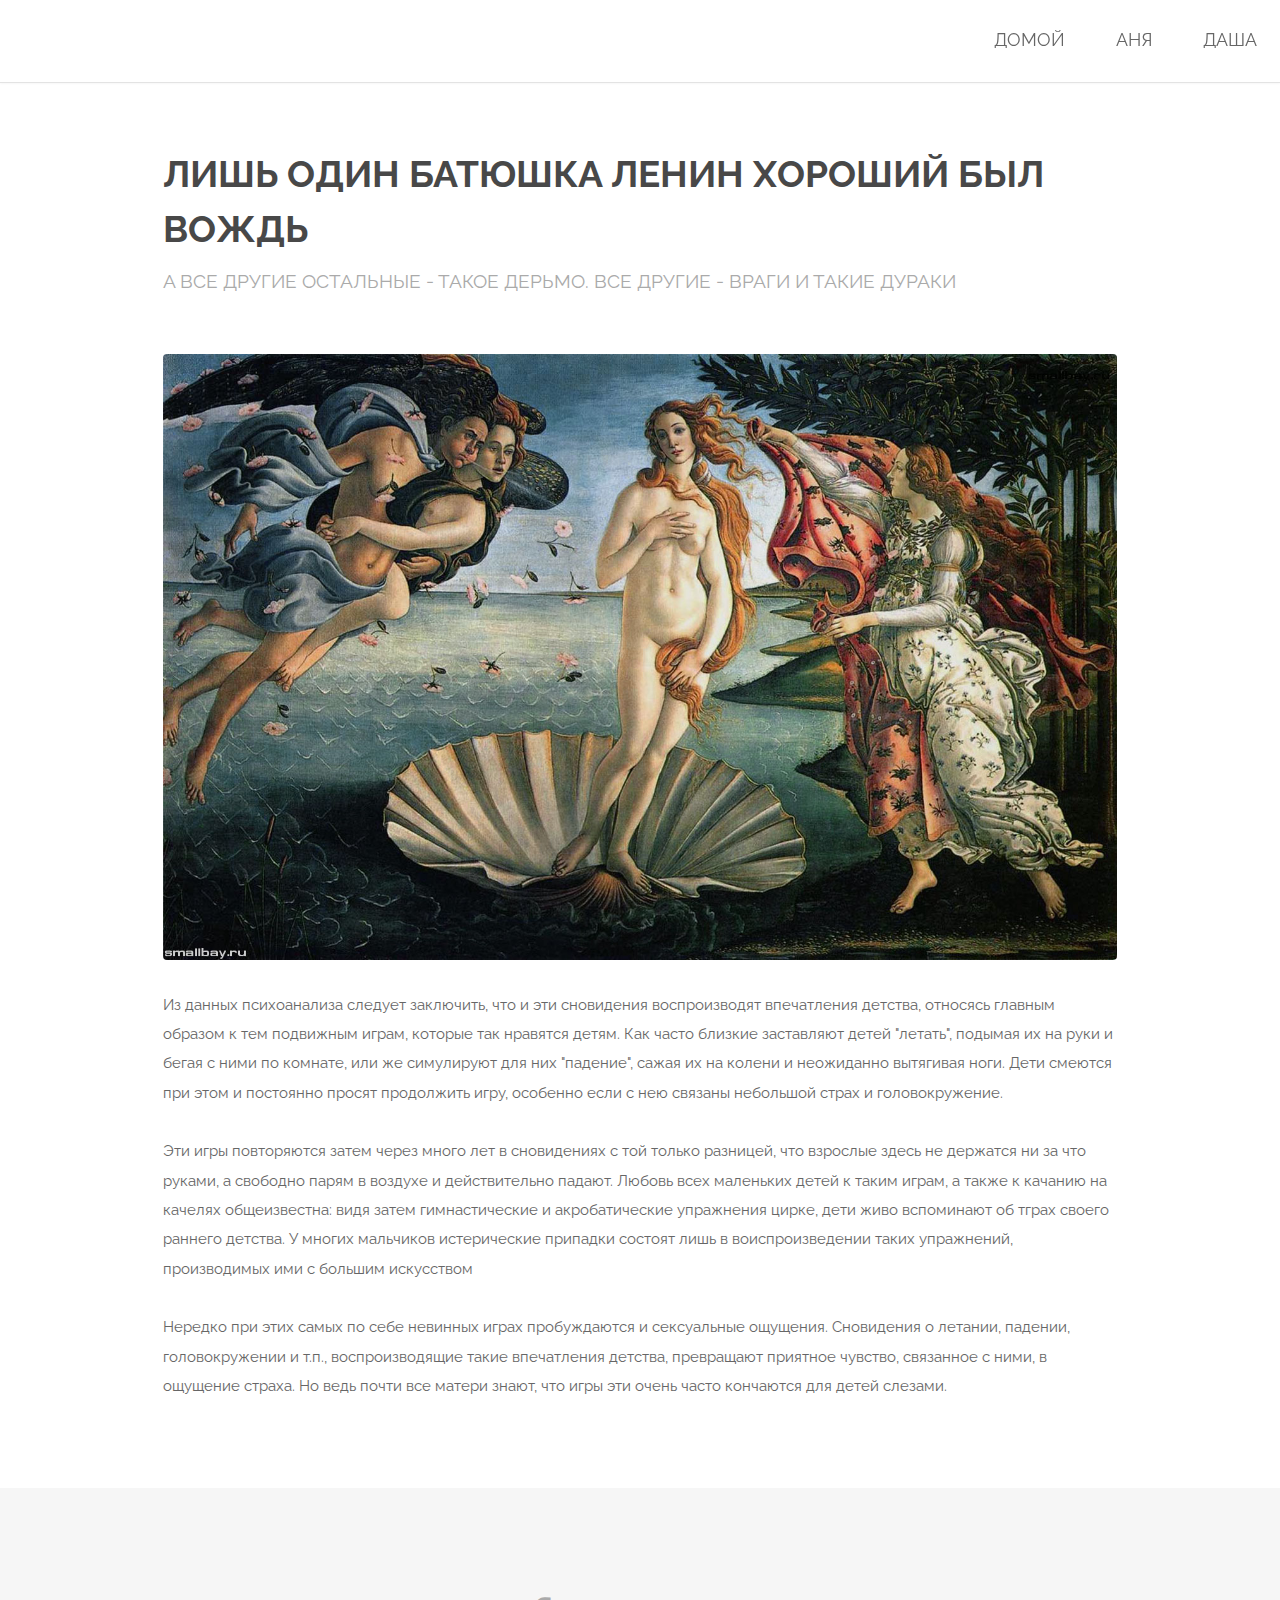
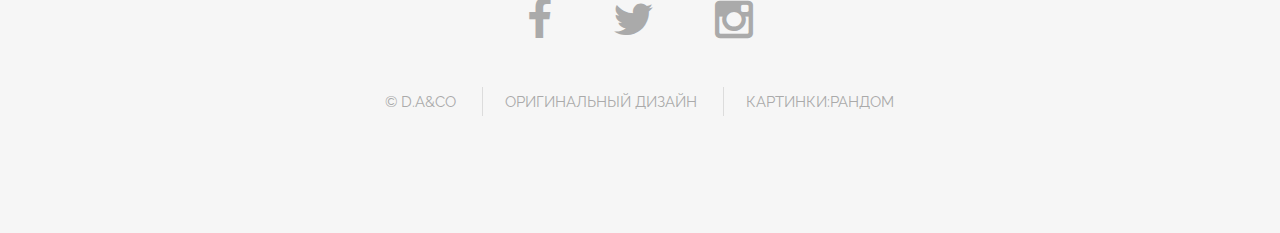
<file: shestaya.html>
<!DOCTYPE HTML>
<!--
	Spatial by TEMPLATED
	templated.co @templatedco
	Released for free under the Creative Commons Attribution 3.0 license (templated.co/license)
-->
<html>
	<head>
		<title>пуф</title>
		<meta charset="utf-8" />
		<meta name="viewport" content="width=device-width, initial-scale=1" />
		<link rel="stylesheet" href="assets/css/main.css" />
	</head>
	<body>

		<!-- Header -->
			<header id="header">

				<nav id="nav">
					<ul>
						<li><a href="index.html">Домой</a></li>
						<li><a href="anna.html">Аня</a></li>
						<li><a href="daria.html">Даша</a></li>
					</ul>
				</nav>
			</header>

			<a href="#menu" class="navPanelToggle"><span class="fa fa-bars"></span></a>

		<!-- Main -->
			<section id="main" class="wrapper">
				<div class="container">

					<header class="major special">
						<h2>Лишь один батюшка Ленин хороший был вождь</h2>
						<p>А все другие остальные - такое дерьмо. Все другие - враги и такие дураки</p>
					</header>

					<a href="#" class="image fit"><img src="images/56.jpg" alt="" /></a>
					<p>Из данных психоанализа следует заключить, что и эти сновидения воспроизводят впечатления детства, относясь главным образом к тем подвижным играм, которые так нравятся детям. Как часто близкие заставляют детей "летать", подымая их на руки и бегая с ними по комнате, или же симулируют для них "падение", сажая их на колени и неожиданно вытягивая ноги. Дети смеются при этом и постоянно просят продолжить игру, особенно если с нею связаны небольшой страх и головокружение.</p>
					<p>Эти игры повторяются затем через много лет в сновидениях с той только разницей, что взрослые здесь не держатся ни за что руками, а свободно парям в воздухе и действительно падают. Любовь всех маленьких детей к таким играм, а также к качанию на качелях общеизвестна: видя затем гимнастические и акробатические упражнения  цирке, дети живо вспоминают об тграх своего раннего детства. У многих мальчиков истерические припадки состоят лишь в воиспроизведении таких упражнений, производимых ими с большим искусством</p>
					<p>Нередко при этих самых по себе невинных играх пробуждаются и сексуальные ощущения. Сновидения о летании, падении, головокружении и т.п., воспроизводящие такие впечатления детства, превращают приятное чувство, связанное с ними, в ощущение страха. Но ведь почти все матери знают, что игры эти очень часто кончаются для детей слезами.</p>

				</div>
			</section>

		<!-- Footer -->
		<footer id="footer">
			<div class="container">
				<ul class="icons">
					<li><a href="https://www.facebook.com/alexander.pavlov.37" class="icon fa-facebook"></a></li>
					<li><a href="https://twitter.com/realDonaldTramp" class="icon fa-twitter"></a></li>
					<li><a href="https://www.instagram.com/lnsta_dogs/" class="icon fa-instagram"></a></li>
				</ul>
				<ul class="copyright">
					<li>&copy; D.A&CO</li>
					<li><a href="https://vk.com/berkova_an">ОРИГИНАЛЬНЫЙ ДИЗАЙН</a></li>
					<li><a href="https://vk.com/vulkanio">КАРТИНКИ:РАНДОМ</a></li>
				</ul>
			</div>
		</footer>

		<!-- Scripts -->
			<script src="assets/js/jquery.min.js"></script>
			<script src="assets/js/skel.min.js"></script>
			<script src="assets/js/util.js"></script>
			<script src="assets/js/main.js"></script>

	</body>
</html>
</file>
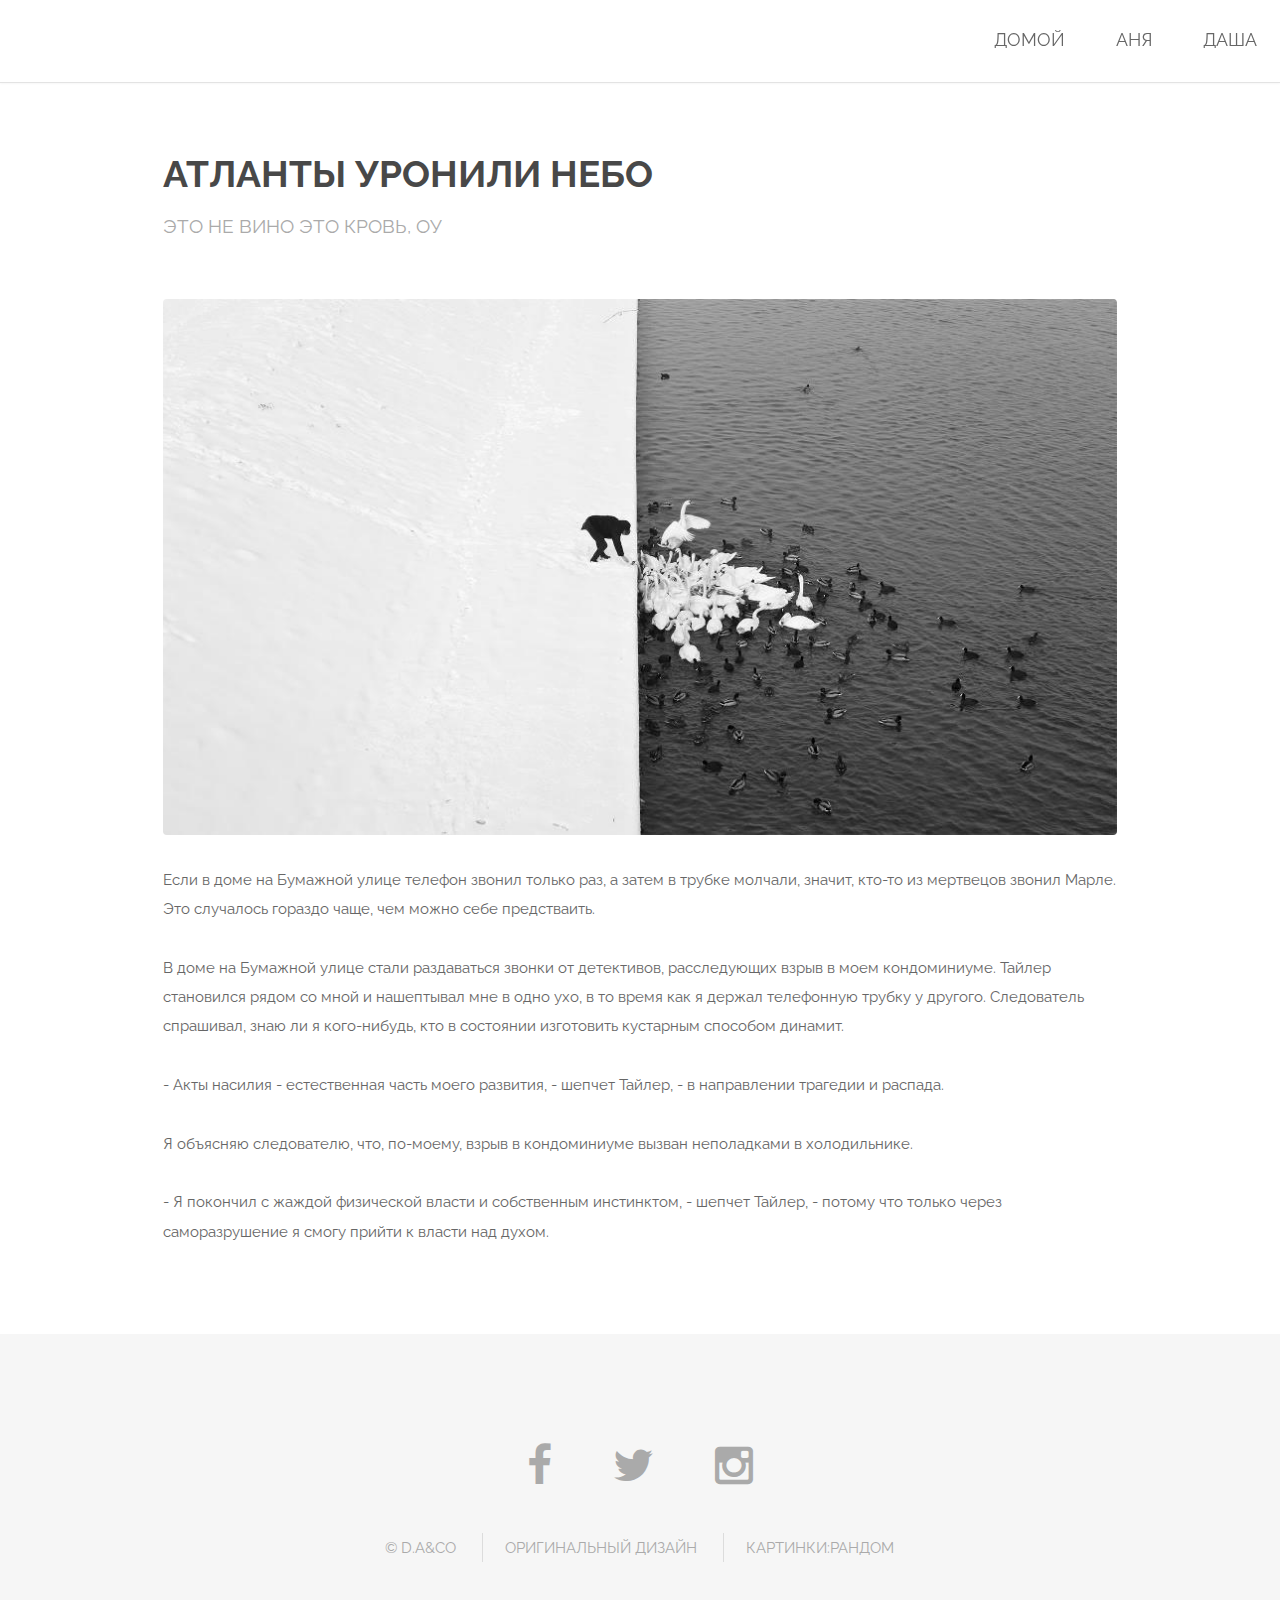
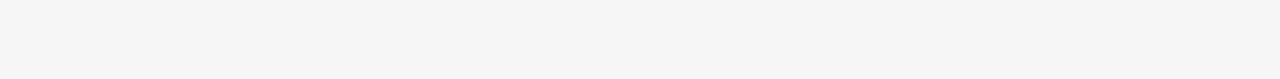
<file: tretia.html>
<!DOCTYPE HTML>
<!--
	Spatial by TEMPLATED
	templated.co @templatedco
	Released for free under the Creative Commons Attribution 3.0 license (templated.co/license)
-->
<html>
	<head>
		<title>паф</title>
		<meta charset="utf-8" />
		<meta name="viewport" content="width=device-width, initial-scale=1" />
		<link rel="stylesheet" href="assets/css/main.css" />
	</head>
	<body>

		<!-- Header -->
			<header id="header">

				<nav id="nav">
					<ul>
						<li><a href="index.html">Домой</a></li>
						<li><a href="anna.html">Аня</a></li>
						<li><a href="daria.html">Даша</a></li>
					</ul>
				</nav>
			</header>

			<a href="#menu" class="navPanelToggle"><span class="fa fa-bars"></span></a>

		<!-- Main -->
			<section id="main" class="wrapper">
				<div class="container">

					<header class="major special">
						<h2>Атланты уронили небо</h2>
						<p>Это не вино это кровь, оу</p>
					</header>

					<a href="#" class="image fit"><img src="images/53.jpg" alt="" /></a>
					<p>Если в доме на Бумажной улице телефон звонил только раз, а затем в трубке молчали, значит, кто-то из мертвецов звонил Марле. Это случалось гораздо чаще, чем можно себе предстваить.</p>
					<p>В доме на Бумажной улице стали раздаваться звонки от детективов, расследующих взрыв в моем кондоминиуме. Тайлер становился рядом со мной и нашептывал мне в одно ухо, в то время как я держал телефонную трубку у другого. Следователь спрашивал, знаю ли я кого-нибудь, кто в состоянии изготовить кустарным способом динамит.</p>
					<p>- Акты насилия - естественная часть моего развития, - шепчет Тайлер, - в направлении трагедии и распада.</p>
					<p>Я объясняю следователю, что, по-моему, взрыв в кондоминиуме вызван неполадками в холодильнике.</p>
					<p>- Я покончил с жаждой физической власти и собственным инстинктом, - шепчет Тайлер, - потому что только через саморазрушение я смогу прийти к власти над духом.</p>




				</div>
			</section>


		<!-- Footer -->
		<footer id="footer">
			<div class="container">
				<ul class="icons">
					<li><a href="https://www.facebook.com/alexander.pavlov.37" class="icon fa-facebook"></a></li>
					<li><a href="https://twitter.com/realDonaldTramp" class="icon fa-twitter"></a></li>
					<li><a href="https://www.instagram.com/lnsta_dogs/" class="icon fa-instagram"></a></li>
				</ul>
				<ul class="copyright">
					<li>&copy; D.A&CO</li>
					<li><a href="https://vk.com/berkova_an">ОРИГИНАЛЬНЫЙ ДИЗАЙН</a></li>
					<li><a href="https://vk.com/vulkanio">КАРТИНКИ:РАНДОМ</a></li>
				</ul>
			</div>
		</footer>
		<!-- Scripts -->
			<script src="assets/js/jquery.min.js"></script>
			<script src="assets/js/skel.min.js"></script>
			<script src="assets/js/util.js"></script>
			<script src="assets/js/main.js"></script>

	</body>
</html>
</file>
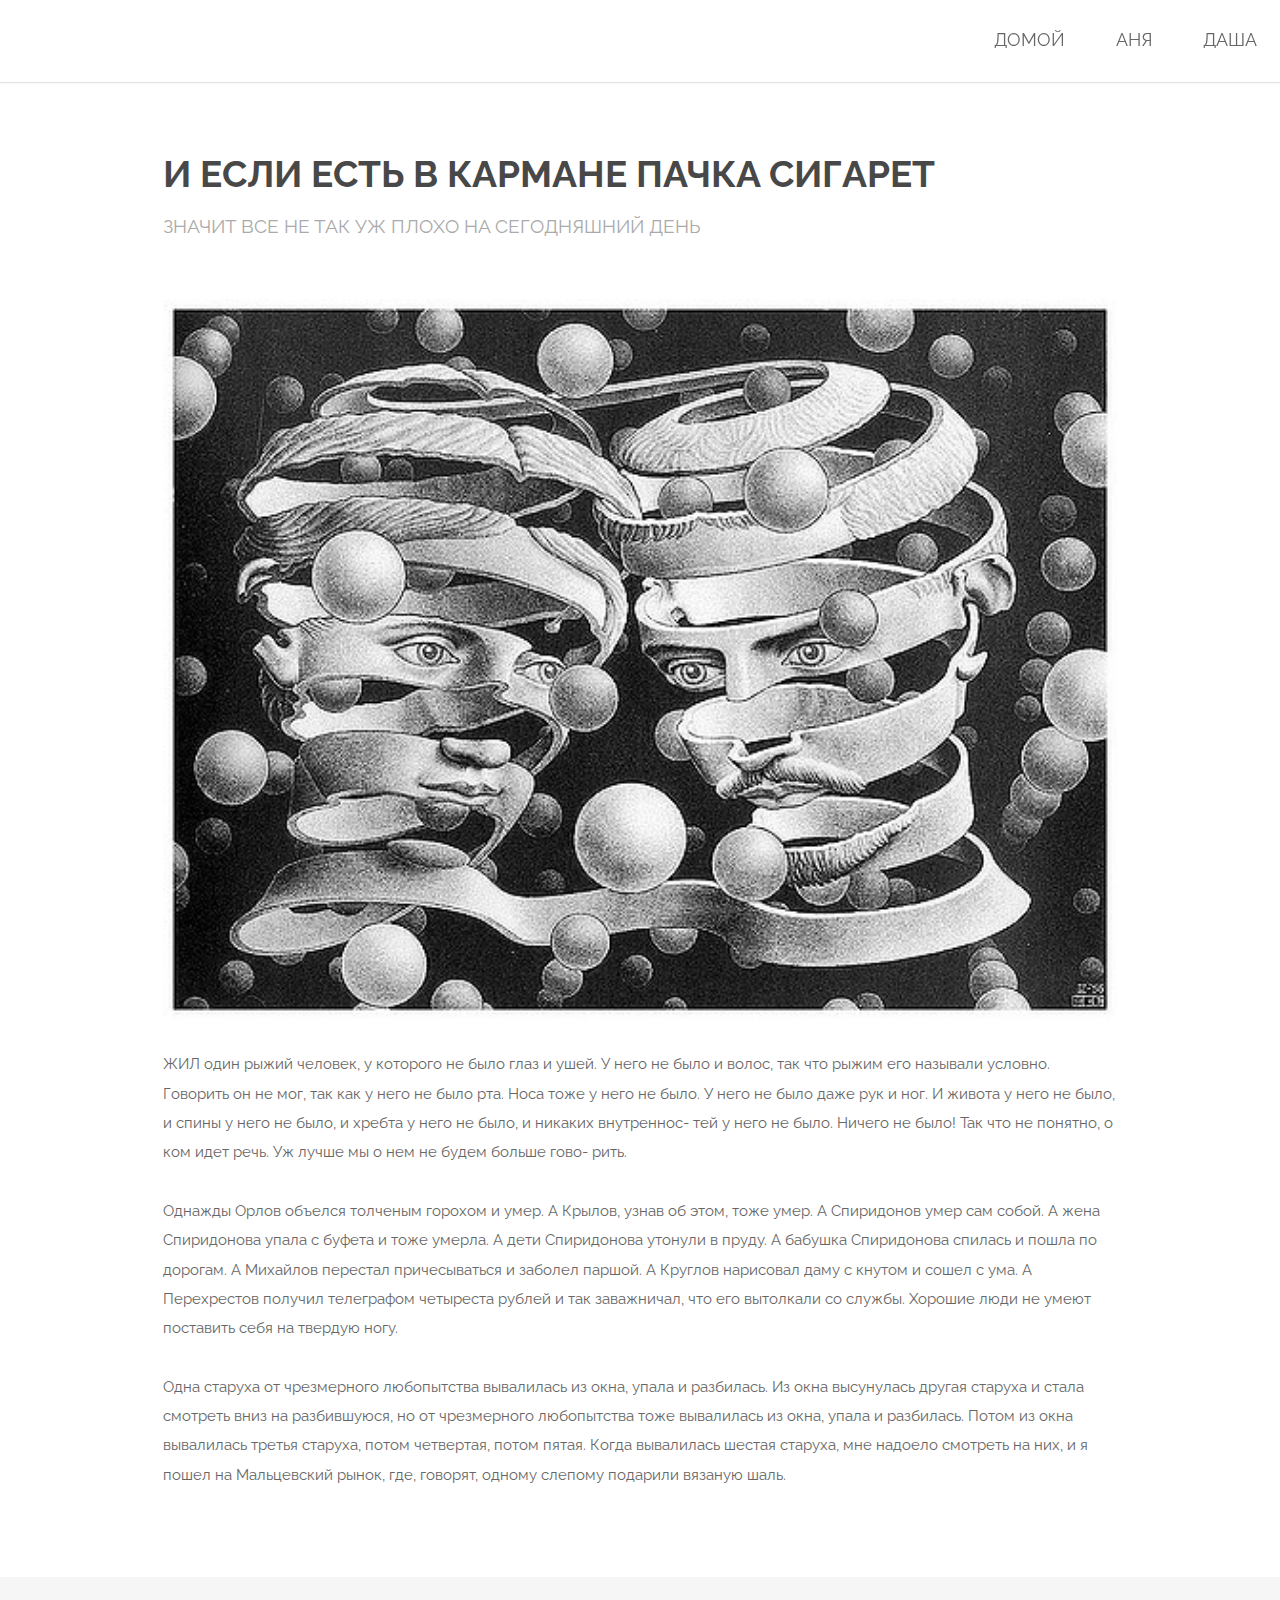
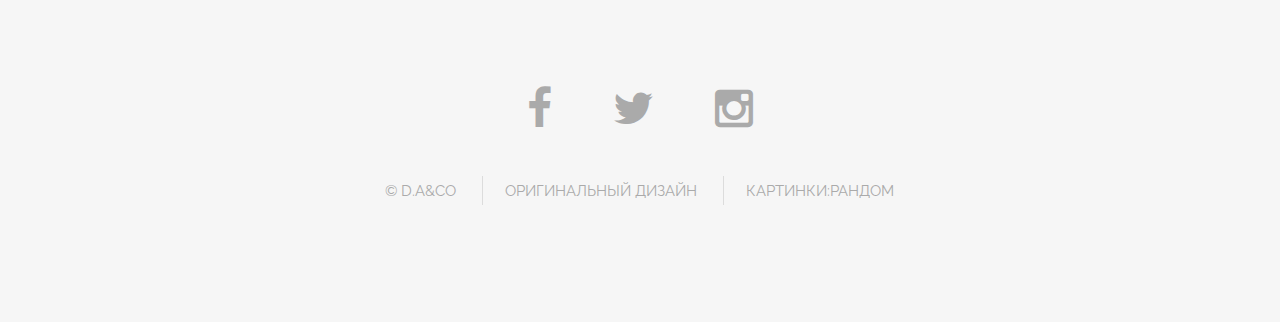
<file: vtoraya.html>
<!DOCTYPE HTML>
<!--
	Spatial by TEMPLATED
	templated.co @templatedco
	Released for free under the Creative Commons Attribution 3.0 license (templated.co/license)
-->
<html>
	<head>
		<title>пиу</title>
		<meta charset="utf-8" />
		<meta name="viewport" content="width=device-width, initial-scale=1" />
		<link rel="stylesheet" href="assets/css/main.css" />
	</head>
	<body>

		<!-- Header -->
			<header id="header">

				<nav id="nav">
					<ul>
						<li><a href="index.html">Домой</a></li>
						<li><a href="anna.html">Аня</a></li>
						<li><a href="daria.html">Даша</a></li>
					</ul>
				</nav>
			</header>

			<a href="#menu" class="navPanelToggle"><span class="fa fa-bars"></span></a>

		<!-- Main -->
			<section id="main" class="wrapper">
				<div class="container">

					<header class="major special">
						<h2>И если есть в кармане пачка сигарет</h2>
						<p>Значит все не так уж плохо на сегодняшний день</p>
					</header>

					<a href="#" class="image fit"><img src="images/52.jpg" alt="" /></a>
					<p>ЖИЛ  один  рыжий человек,  у которого не было глаз и ушей.  У него не  было  и волос, так что рыжим его называли условно. Говорить  он  не мог,  так как у него не
было рта. Носа тоже у него не было. У него не было даже рук и ног.  И живота у него  не  было,  и спины у него не было, и хребта у него не было, и никаких внутреннос-
тей у него не было.  Ничего не было! Так что не понятно, о ком идет речь. Уж  лучше мы о нем не будем больше гово-
рить.</p>
					<p>Однажды Орлов объелся толченым горохом и умер. А Крылов, узнав об  этом, тоже умер. А Спиридонов умер сам собой. А жена Спиридонова упала с буфета и тоже умерла. А дети Спиридонова утонули в пруду. А бабушка Спиридонова спилась и пошла по дорогам. А  Михайлов перестал  причесываться и заболел паршой.  А Круглов  нарисовал  даму  с кнутом и сошел с ума. А Перехрестов получил  телеграфом четыреста рублей  и  так заважничал, что его вытолкали со службы. Хорошие люди не умеют поставить себя  на твердую ногу.</p>
					<p>Одна  старуха от чрезмерного любопытства вывалилась из окна, упала и разбилась. Из окна высунулась другая старуха и стала смотреть вниз на разбившуюся, но от чрезмерного любопытства тоже вывалилась из окна, упала и разбилась. Потом из окна вывалилась третья старуха,
потом четвертая, потом пятая. Когда вывалилась шестая старуха, мне надоело смотреть на них, и я пошел на Мальцевский рынок, где, говорят, одному слепому подарили вязаную шаль.</p>

				</div>
			</section>

		<!-- Footer -->
		<footer id="footer">
			<div class="container">
				<ul class="icons">
					<li><a href="https://www.facebook.com/alexander.pavlov.37" class="icon fa-facebook"></a></li>
					<li><a href="https://twitter.com/realDonaldTramp" class="icon fa-twitter"></a></li>
					<li><a href="https://www.instagram.com/lnsta_dogs/" class="icon fa-instagram"></a></li>
				</ul>
				<ul class="copyright">
					<li>&copy; D.A&CO</li>
					<li><a href="https://vk.com/berkova_an">ОРИГИНАЛЬНЫЙ ДИЗАЙН</a></li>
					<li><a href="https://vk.com/vulkanio">КАРТИНКИ:РАНДОМ</a></li>
				</ul>
			</div>
		</footer>

		<!-- Scripts -->
			<script src="assets/js/jquery.min.js"></script>
			<script src="assets/js/skel.min.js"></script>
			<script src="assets/js/util.js"></script>
			<script src="assets/js/main.js"></script>

	</body>
</html>
</file>
<file: assets/css/main.css>
@import url(font-awesome.min.css);
@import url(https://fonts.googleapis.com/css?family=Raleway:400,700);

/*
	Spatial by TEMPLATED
	templated.co @templatedco
	Released for free under the Creative Commons Attribution 3.0 license (templated.co/license)
*/

/* Reset */

	html, body, div, span, applet, object, iframe, h1, h2, h3, h4, h5, h6, p, blockquote, pre, a, abbr, acronym, address, big, cite, code, del, dfn, em, img, ins, kbd, q, s, samp, small, strike, strong, sub, sup, tt, var, b, u, i, center, dl, dt, dd, ol, ul, li, fieldset, form, label, legend, table, caption, tbody, tfoot, thead, tr, th, td, article, aside, canvas, details, embed, figure, figcaption, footer, header, hgroup, menu, nav, output, ruby, section, summary, time, mark, audio, video {
		margin: 0;
		padding: 0;
		border: 0;
		font-size: 100%;
		font: inherit;
		vertical-align: baseline;
	}

	article, aside, details, figcaption, figure, footer, header, hgroup, menu, nav, section {
		display: block;
	}

	body {
		line-height: 1;
	}

	ol, ul {
		list-style: none;
	}

	blockquote, q {
		quotes: none;
	}

	blockquote:before, blockquote:after, q:before, q:after {
		content: '';
		content: none;
	}

	table {
		border-collapse: collapse;
		border-spacing: 0;
	}

	body {
		-webkit-text-size-adjust: none;
	}

/* Box Model */

	*, *:before, *:after {
		-moz-box-sizing: border-box;
		-webkit-box-sizing: border-box;
		box-sizing: border-box;
	}

/* Containers */

	.container {
		margin-left: auto;
		margin-right: auto;
	}

	.container.\31 25\25 {
		width: 100%;
		max-width: 100em;
		min-width: 80em;
	}

	.container.\37 5\25 {
		width: 60em;
	}

	.container.\35 0\25 {
		width: 40em;
	}

	.container.\32 5\25 {
		width: 20em;
	}

	.container {
		width: 80em;
	}

	@media screen and (max-width: 1680px) {

		.container.\31 25\25 {
			width: 100%;
			max-width: 100em;
			min-width: 80em;
		}

		.container.\37 5\25 {
			width: 60em;
		}

		.container.\35 0\25 {
			width: 40em;
		}

		.container.\32 5\25 {
			width: 20em;
		}

		.container {
			width: 80em;
		}

	}

	@media screen and (max-width: 1280px) {

		.container.\31 25\25 {
			width: 100%;
			max-width: 81.25em;
			min-width: 65em;
		}

		.container.\37 5\25 {
			width: 48.75em;
		}

		.container.\35 0\25 {
			width: 32.5em;
		}

		.container.\32 5\25 {
			width: 16.25em;
		}

		.container {
			width: 65em;
		}

	}

	@media screen and (max-width: 980px) {

		.container.\31 25\25 {
			width: 100%;
			max-width: 112.5%;
			min-width: 90%;
		}

		.container.\37 5\25 {
			width: 67.5%;
		}

		.container.\35 0\25 {
			width: 45%;
		}

		.container.\32 5\25 {
			width: 22.5%;
		}

		.container {
			width: 90%;
		}

	}

	@media screen and (max-width: 736px) {

		.container.\31 25\25 {
			width: 100%;
			max-width: 112.5%;
			min-width: 90%;
		}

		.container.\37 5\25 {
			width: 67.5%;
		}

		.container.\35 0\25 {
			width: 45%;
		}

		.container.\32 5\25 {
			width: 22.5%;
		}

		.container {
			width: 90% !important;
		}

	}

	@media screen and (max-width: 480px) {

		.container.\31 25\25 {
			width: 100%;
			max-width: 112.5%;
			min-width: 90%;
		}

		.container.\37 5\25 {
			width: 67.5%;
		}

		.container.\35 0\25 {
			width: 45%;
		}

		.container.\32 5\25 {
			width: 22.5%;
		}

		.container {
			width: 90% !important;
		}

	}

/* Grid */

	.row {
		border-bottom: solid 1px transparent;
		-moz-box-sizing: border-box;
		-webkit-box-sizing: border-box;
		box-sizing: border-box;
	}

	.row > * {
		float: left;
		-moz-box-sizing: border-box;
		-webkit-box-sizing: border-box;
		box-sizing: border-box;
	}

	.row:after, .row:before {
		content: '';
		display: block;
		clear: both;
		height: 0;
	}

	.row.uniform > * > :first-child {
		margin-top: 0;
	}

	.row.uniform > * > :last-child {
		margin-bottom: 0;
	}

	.row.\30 \25 > * {
		padding: 0 0 0 0em;
	}

	.row.\30 \25 {
		margin: 0 0 -1px 0em;
	}

	.row.uniform.\30 \25 > * {
		padding: 0em 0 0 0em;
	}

	.row.uniform.\30 \25 {
		margin: 0em 0 -1px 0em;
	}

	.row > * {
		padding: 0 0 0 2em;
	}

	.row {
		margin: 0 0 -1px -2em;
	}

	.row.uniform > * {
		padding: 2em 0 0 2em;
	}

	.row.uniform {
		margin: -2em 0 -1px -2em;
	}

	.row.\32 00\25 > * {
		padding: 0 0 0 4em;
	}

	.row.\32 00\25 {
		margin: 0 0 -1px -4em;
	}

	.row.uniform.\32 00\25 > * {
		padding: 4em 0 0 4em;
	}

	.row.uniform.\32 00\25 {
		margin: -4em 0 -1px -4em;
	}

	.row.\31 50\25 > * {
		padding: 0 0 0 3em;
	}

	.row.\31 50\25 {
		margin: 0 0 -1px -3em;
	}

	.row.uniform.\31 50\25 > * {
		padding: 3em 0 0 3em;
	}

	.row.uniform.\31 50\25 {
		margin: -3em 0 -1px -3em;
	}

	.row.\35 0\25 > * {
		padding: 0 0 0 1em;
	}

	.row.\35 0\25 {
		margin: 0 0 -1px -1em;
	}

	.row.uniform.\35 0\25 > * {
		padding: 1em 0 0 1em;
	}

	.row.uniform.\35 0\25 {
		margin: -1em 0 -1px -1em;
	}

	.row.\32 5\25 > * {
		padding: 0 0 0 0.5em;
	}

	.row.\32 5\25 {
		margin: 0 0 -1px -0.5em;
	}

	.row.uniform.\32 5\25 > * {
		padding: 0.5em 0 0 0.5em;
	}

	.row.uniform.\32 5\25 {
		margin: -0.5em 0 -1px -0.5em;
	}

	.\31 2u, .\31 2u\24 {
		width: 100%;
		clear: none;
		margin-left: 0;
	}

	.\31 1u, .\31 1u\24 {
		width: 91.6666666667%;
		clear: none;
		margin-left: 0;
	}

	.\31 0u, .\31 0u\24 {
		width: 83.3333333333%;
		clear: none;
		margin-left: 0;
	}

	.\39 u, .\39 u\24 {
		width: 75%;
		clear: none;
		margin-left: 0;
	}

	.\38 u, .\38 u\24 {
		width: 66.6666666667%;
		clear: none;
		margin-left: 0;
	}

	.\37 u, .\37 u\24 {
		width: 58.3333333333%;
		clear: none;
		margin-left: 0;
	}

	.\36 u, .\36 u\24 {
		width: 50%;
		clear: none;
		margin-left: 0;
	}

	.\35 u, .\35 u\24 {
		width: 41.6666666667%;
		clear: none;
		margin-left: 0;
	}

	.\34 u, .\34 u\24 {
		width: 33.3333333333%;
		clear: none;
		margin-left: 0;
	}

	.\33 u, .\33 u\24 {
		width: 25%;
		clear: none;
		margin-left: 0;
	}

	.\32 u, .\32 u\24 {
		width: 16.6666666667%;
		clear: none;
		margin-left: 0;
	}

	.\31 u, .\31 u\24 {
		width: 8.3333333333%;
		clear: none;
		margin-left: 0;
	}

	.\31 2u\24 + *,
	.\31 1u\24 + *,
	.\31 0u\24 + *,
	.\39 u\24 + *,
	.\38 u\24 + *,
	.\37 u\24 + *,
	.\36 u\24 + *,
	.\35 u\24 + *,
	.\34 u\24 + *,
	.\33 u\24 + *,
	.\32 u\24 + *,
	.\31 u\24 + * {
		clear: left;
	}

	.\-11u {
		margin-left: 91.66667%;
	}

	.\-10u {
		margin-left: 83.33333%;
	}

	.\-9u {
		margin-left: 75%;
	}

	.\-8u {
		margin-left: 66.66667%;
	}

	.\-7u {
		margin-left: 58.33333%;
	}

	.\-6u {
		margin-left: 50%;
	}

	.\-5u {
		margin-left: 41.66667%;
	}

	.\-4u {
		margin-left: 33.33333%;
	}

	.\-3u {
		margin-left: 25%;
	}

	.\-2u {
		margin-left: 16.66667%;
	}

	.\-1u {
		margin-left: 8.33333%;
	}

	@media screen and (max-width: 1680px) {

		.row > * {
			padding: 0 0 0 2em;
		}

		.row {
			margin: 0 0 -1px -2em;
		}

		.row.uniform > * {
			padding: 2em 0 0 2em;
		}

		.row.uniform {
			margin: -2em 0 -1px -2em;
		}

		.row.\32 00\25 > * {
			padding: 0 0 0 4em;
		}

		.row.\32 00\25 {
			margin: 0 0 -1px -4em;
		}

		.row.uniform.\32 00\25 > * {
			padding: 4em 0 0 4em;
		}

		.row.uniform.\32 00\25 {
			margin: -4em 0 -1px -4em;
		}

		.row.\31 50\25 > * {
			padding: 0 0 0 3em;
		}

		.row.\31 50\25 {
			margin: 0 0 -1px -3em;
		}

		.row.uniform.\31 50\25 > * {
			padding: 3em 0 0 3em;
		}

		.row.uniform.\31 50\25 {
			margin: -3em 0 -1px -3em;
		}

		.row.\35 0\25 > * {
			padding: 0 0 0 1em;
		}

		.row.\35 0\25 {
			margin: 0 0 -1px -1em;
		}

		.row.uniform.\35 0\25 > * {
			padding: 1em 0 0 1em;
		}

		.row.uniform.\35 0\25 {
			margin: -1em 0 -1px -1em;
		}

		.row.\32 5\25 > * {
			padding: 0 0 0 0.5em;
		}

		.row.\32 5\25 {
			margin: 0 0 -1px -0.5em;
		}

		.row.uniform.\32 5\25 > * {
			padding: 0.5em 0 0 0.5em;
		}

		.row.uniform.\32 5\25 {
			margin: -0.5em 0 -1px -0.5em;
		}

		.\31 2u\28xlarge\29, .\31 2u\24\28xlarge\29 {
			width: 100%;
			clear: none;
			margin-left: 0;
		}

		.\31 1u\28xlarge\29, .\31 1u\24\28xlarge\29 {
			width: 91.6666666667%;
			clear: none;
			margin-left: 0;
		}

		.\31 0u\28xlarge\29, .\31 0u\24\28xlarge\29 {
			width: 83.3333333333%;
			clear: none;
			margin-left: 0;
		}

		.\39 u\28xlarge\29, .\39 u\24\28xlarge\29 {
			width: 75%;
			clear: none;
			margin-left: 0;
		}

		.\38 u\28xlarge\29, .\38 u\24\28xlarge\29 {
			width: 66.6666666667%;
			clear: none;
			margin-left: 0;
		}

		.\37 u\28xlarge\29, .\37 u\24\28xlarge\29 {
			width: 58.3333333333%;
			clear: none;
			margin-left: 0;
		}

		.\36 u\28xlarge\29, .\36 u\24\28xlarge\29 {
			width: 50%;
			clear: none;
			margin-left: 0;
		}

		.\35 u\28xlarge\29, .\35 u\24\28xlarge\29 {
			width: 41.6666666667%;
			clear: none;
			margin-left: 0;
		}

		.\34 u\28xlarge\29, .\34 u\24\28xlarge\29 {
			width: 33.3333333333%;
			clear: none;
			margin-left: 0;
		}

		.\33 u\28xlarge\29, .\33 u\24\28xlarge\29 {
			width: 25%;
			clear: none;
			margin-left: 0;
		}

		.\32 u\28xlarge\29, .\32 u\24\28xlarge\29 {
			width: 16.6666666667%;
			clear: none;
			margin-left: 0;
		}

		.\31 u\28xlarge\29, .\31 u\24\28xlarge\29 {
			width: 8.3333333333%;
			clear: none;
			margin-left: 0;
		}

		.\31 2u\24\28xlarge\29 + *,
		.\31 1u\24\28xlarge\29 + *,
		.\31 0u\24\28xlarge\29 + *,
		.\39 u\24\28xlarge\29 + *,
		.\38 u\24\28xlarge\29 + *,
		.\37 u\24\28xlarge\29 + *,
		.\36 u\24\28xlarge\29 + *,
		.\35 u\24\28xlarge\29 + *,
		.\34 u\24\28xlarge\29 + *,
		.\33 u\24\28xlarge\29 + *,
		.\32 u\24\28xlarge\29 + *,
		.\31 u\24\28xlarge\29 + * {
			clear: left;
		}

		.\-11u\28xlarge\29 {
			margin-left: 91.66667%;
		}

		.\-10u\28xlarge\29 {
			margin-left: 83.33333%;
		}

		.\-9u\28xlarge\29 {
			margin-left: 75%;
		}

		.\-8u\28xlarge\29 {
			margin-left: 66.66667%;
		}

		.\-7u\28xlarge\29 {
			margin-left: 58.33333%;
		}

		.\-6u\28xlarge\29 {
			margin-left: 50%;
		}

		.\-5u\28xlarge\29 {
			margin-left: 41.66667%;
		}

		.\-4u\28xlarge\29 {
			margin-left: 33.33333%;
		}

		.\-3u\28xlarge\29 {
			margin-left: 25%;
		}

		.\-2u\28xlarge\29 {
			margin-left: 16.66667%;
		}

		.\-1u\28xlarge\29 {
			margin-left: 8.33333%;
		}

	}

	@media screen and (max-width: 1280px) {

		.row > * {
			padding: 0 0 0 1.5em;
		}

		.row {
			margin: 0 0 -1px -1.5em;
		}

		.row.uniform > * {
			padding: 1.5em 0 0 1.5em;
		}

		.row.uniform {
			margin: -1.5em 0 -1px -1.5em;
		}

		.row.\32 00\25 > * {
			padding: 0 0 0 3em;
		}

		.row.\32 00\25 {
			margin: 0 0 -1px -3em;
		}

		.row.uniform.\32 00\25 > * {
			padding: 3em 0 0 3em;
		}

		.row.uniform.\32 00\25 {
			margin: -3em 0 -1px -3em;
		}

		.row.\31 50\25 > * {
			padding: 0 0 0 2.25em;
		}

		.row.\31 50\25 {
			margin: 0 0 -1px -2.25em;
		}

		.row.uniform.\31 50\25 > * {
			padding: 2.25em 0 0 2.25em;
		}

		.row.uniform.\31 50\25 {
			margin: -2.25em 0 -1px -2.25em;
		}

		.row.\35 0\25 > * {
			padding: 0 0 0 0.75em;
		}

		.row.\35 0\25 {
			margin: 0 0 -1px -0.75em;
		}

		.row.uniform.\35 0\25 > * {
			padding: 0.75em 0 0 0.75em;
		}

		.row.uniform.\35 0\25 {
			margin: -0.75em 0 -1px -0.75em;
		}

		.row.\32 5\25 > * {
			padding: 0 0 0 0.375em;
		}

		.row.\32 5\25 {
			margin: 0 0 -1px -0.375em;
		}

		.row.uniform.\32 5\25 > * {
			padding: 0.375em 0 0 0.375em;
		}

		.row.uniform.\32 5\25 {
			margin: -0.375em 0 -1px -0.375em;
		}

		.\31 2u\28large\29, .\31 2u\24\28large\29 {
			width: 100%;
			clear: none;
			margin-left: 0;
		}

		.\31 1u\28large\29, .\31 1u\24\28large\29 {
			width: 91.6666666667%;
			clear: none;
			margin-left: 0;
		}

		.\31 0u\28large\29, .\31 0u\24\28large\29 {
			width: 83.3333333333%;
			clear: none;
			margin-left: 0;
		}

		.\39 u\28large\29, .\39 u\24\28large\29 {
			width: 75%;
			clear: none;
			margin-left: 0;
		}

		.\38 u\28large\29, .\38 u\24\28large\29 {
			width: 66.6666666667%;
			clear: none;
			margin-left: 0;
		}

		.\37 u\28large\29, .\37 u\24\28large\29 {
			width: 58.3333333333%;
			clear: none;
			margin-left: 0;
		}

		.\36 u\28large\29, .\36 u\24\28large\29 {
			width: 50%;
			clear: none;
			margin-left: 0;
		}

		.\35 u\28large\29, .\35 u\24\28large\29 {
			width: 41.6666666667%;
			clear: none;
			margin-left: 0;
		}

		.\34 u\28large\29, .\34 u\24\28large\29 {
			width: 33.3333333333%;
			clear: none;
			margin-left: 0;
		}

		.\33 u\28large\29, .\33 u\24\28large\29 {
			width: 25%;
			clear: none;
			margin-left: 0;
		}

		.\32 u\28large\29, .\32 u\24\28large\29 {
			width: 16.6666666667%;
			clear: none;
			margin-left: 0;
		}

		.\31 u\28large\29, .\31 u\24\28large\29 {
			width: 8.3333333333%;
			clear: none;
			margin-left: 0;
		}

		.\31 2u\24\28large\29 + *,
		.\31 1u\24\28large\29 + *,
		.\31 0u\24\28large\29 + *,
		.\39 u\24\28large\29 + *,
		.\38 u\24\28large\29 + *,
		.\37 u\24\28large\29 + *,
		.\36 u\24\28large\29 + *,
		.\35 u\24\28large\29 + *,
		.\34 u\24\28large\29 + *,
		.\33 u\24\28large\29 + *,
		.\32 u\24\28large\29 + *,
		.\31 u\24\28large\29 + * {
			clear: left;
		}

		.\-11u\28large\29 {
			margin-left: 91.66667%;
		}

		.\-10u\28large\29 {
			margin-left: 83.33333%;
		}

		.\-9u\28large\29 {
			margin-left: 75%;
		}

		.\-8u\28large\29 {
			margin-left: 66.66667%;
		}

		.\-7u\28large\29 {
			margin-left: 58.33333%;
		}

		.\-6u\28large\29 {
			margin-left: 50%;
		}

		.\-5u\28large\29 {
			margin-left: 41.66667%;
		}

		.\-4u\28large\29 {
			margin-left: 33.33333%;
		}

		.\-3u\28large\29 {
			margin-left: 25%;
		}

		.\-2u\28large\29 {
			margin-left: 16.66667%;
		}

		.\-1u\28large\29 {
			margin-left: 8.33333%;
		}

	}

	@media screen and (max-width: 980px) {

		.row > * {
			padding: 0 0 0 1.5em;
		}

		.row {
			margin: 0 0 -1px -1.5em;
		}

		.row.uniform > * {
			padding: 1.5em 0 0 1.5em;
		}

		.row.uniform {
			margin: -1.5em 0 -1px -1.5em;
		}

		.row.\32 00\25 > * {
			padding: 0 0 0 3em;
		}

		.row.\32 00\25 {
			margin: 0 0 -1px -3em;
		}

		.row.uniform.\32 00\25 > * {
			padding: 3em 0 0 3em;
		}

		.row.uniform.\32 00\25 {
			margin: -3em 0 -1px -3em;
		}

		.row.\31 50\25 > * {
			padding: 0 0 0 2.25em;
		}

		.row.\31 50\25 {
			margin: 0 0 -1px -2.25em;
		}

		.row.uniform.\31 50\25 > * {
			padding: 2.25em 0 0 2.25em;
		}

		.row.uniform.\31 50\25 {
			margin: -2.25em 0 -1px -2.25em;
		}

		.row.\35 0\25 > * {
			padding: 0 0 0 0.75em;
		}

		.row.\35 0\25 {
			margin: 0 0 -1px -0.75em;
		}

		.row.uniform.\35 0\25 > * {
			padding: 0.75em 0 0 0.75em;
		}

		.row.uniform.\35 0\25 {
			margin: -0.75em 0 -1px -0.75em;
		}

		.row.\32 5\25 > * {
			padding: 0 0 0 0.375em;
		}

		.row.\32 5\25 {
			margin: 0 0 -1px -0.375em;
		}

		.row.uniform.\32 5\25 > * {
			padding: 0.375em 0 0 0.375em;
		}

		.row.uniform.\32 5\25 {
			margin: -0.375em 0 -1px -0.375em;
		}

		.\31 2u\28medium\29, .\31 2u\24\28medium\29 {
			width: 100%;
			clear: none;
			margin-left: 0;
		}

		.\31 1u\28medium\29, .\31 1u\24\28medium\29 {
			width: 91.6666666667%;
			clear: none;
			margin-left: 0;
		}

		.\31 0u\28medium\29, .\31 0u\24\28medium\29 {
			width: 83.3333333333%;
			clear: none;
			margin-left: 0;
		}

		.\39 u\28medium\29, .\39 u\24\28medium\29 {
			width: 75%;
			clear: none;
			margin-left: 0;
		}

		.\38 u\28medium\29, .\38 u\24\28medium\29 {
			width: 66.6666666667%;
			clear: none;
			margin-left: 0;
		}

		.\37 u\28medium\29, .\37 u\24\28medium\29 {
			width: 58.3333333333%;
			clear: none;
			margin-left: 0;
		}

		.\36 u\28medium\29, .\36 u\24\28medium\29 {
			width: 50%;
			clear: none;
			margin-left: 0;
		}

		.\35 u\28medium\29, .\35 u\24\28medium\29 {
			width: 41.6666666667%;
			clear: none;
			margin-left: 0;
		}

		.\34 u\28medium\29, .\34 u\24\28medium\29 {
			width: 33.3333333333%;
			clear: none;
			margin-left: 0;
		}

		.\33 u\28medium\29, .\33 u\24\28medium\29 {
			width: 25%;
			clear: none;
			margin-left: 0;
		}

		.\32 u\28medium\29, .\32 u\24\28medium\29 {
			width: 16.6666666667%;
			clear: none;
			margin-left: 0;
		}

		.\31 u\28medium\29, .\31 u\24\28medium\29 {
			width: 8.3333333333%;
			clear: none;
			margin-left: 0;
		}

		.\31 2u\24\28medium\29 + *,
		.\31 1u\24\28medium\29 + *,
		.\31 0u\24\28medium\29 + *,
		.\39 u\24\28medium\29 + *,
		.\38 u\24\28medium\29 + *,
		.\37 u\24\28medium\29 + *,
		.\36 u\24\28medium\29 + *,
		.\35 u\24\28medium\29 + *,
		.\34 u\24\28medium\29 + *,
		.\33 u\24\28medium\29 + *,
		.\32 u\24\28medium\29 + *,
		.\31 u\24\28medium\29 + * {
			clear: left;
		}

		.\-11u\28medium\29 {
			margin-left: 91.66667%;
		}

		.\-10u\28medium\29 {
			margin-left: 83.33333%;
		}

		.\-9u\28medium\29 {
			margin-left: 75%;
		}

		.\-8u\28medium\29 {
			margin-left: 66.66667%;
		}

		.\-7u\28medium\29 {
			margin-left: 58.33333%;
		}

		.\-6u\28medium\29 {
			margin-left: 50%;
		}

		.\-5u\28medium\29 {
			margin-left: 41.66667%;
		}

		.\-4u\28medium\29 {
			margin-left: 33.33333%;
		}

		.\-3u\28medium\29 {
			margin-left: 25%;
		}

		.\-2u\28medium\29 {
			margin-left: 16.66667%;
		}

		.\-1u\28medium\29 {
			margin-left: 8.33333%;
		}

	}

	@media screen and (max-width: 736px) {

		.row > * {
			padding: 0 0 0 1.25em;
		}

		.row {
			margin: 0 0 -1px -1.25em;
		}

		.row.uniform > * {
			padding: 1.25em 0 0 1.25em;
		}

		.row.uniform {
			margin: -1.25em 0 -1px -1.25em;
		}

		.row.\32 00\25 > * {
			padding: 0 0 0 2.5em;
		}

		.row.\32 00\25 {
			margin: 0 0 -1px -2.5em;
		}

		.row.uniform.\32 00\25 > * {
			padding: 2.5em 0 0 2.5em;
		}

		.row.uniform.\32 00\25 {
			margin: -2.5em 0 -1px -2.5em;
		}

		.row.\31 50\25 > * {
			padding: 0 0 0 1.875em;
		}

		.row.\31 50\25 {
			margin: 0 0 -1px -1.875em;
		}

		.row.uniform.\31 50\25 > * {
			padding: 1.875em 0 0 1.875em;
		}

		.row.uniform.\31 50\25 {
			margin: -1.875em 0 -1px -1.875em;
		}

		.row.\35 0\25 > * {
			padding: 0 0 0 0.625em;
		}

		.row.\35 0\25 {
			margin: 0 0 -1px -0.625em;
		}

		.row.uniform.\35 0\25 > * {
			padding: 0.625em 0 0 0.625em;
		}

		.row.uniform.\35 0\25 {
			margin: -0.625em 0 -1px -0.625em;
		}

		.row.\32 5\25 > * {
			padding: 0 0 0 0.3125em;
		}

		.row.\32 5\25 {
			margin: 0 0 -1px -0.3125em;
		}

		.row.uniform.\32 5\25 > * {
			padding: 0.3125em 0 0 0.3125em;
		}

		.row.uniform.\32 5\25 {
			margin: -0.3125em 0 -1px -0.3125em;
		}

		.\31 2u\28small\29, .\31 2u\24\28small\29 {
			width: 100%;
			clear: none;
			margin-left: 0;
		}

		.\31 1u\28small\29, .\31 1u\24\28small\29 {
			width: 91.6666666667%;
			clear: none;
			margin-left: 0;
		}

		.\31 0u\28small\29, .\31 0u\24\28small\29 {
			width: 83.3333333333%;
			clear: none;
			margin-left: 0;
		}

		.\39 u\28small\29, .\39 u\24\28small\29 {
			width: 75%;
			clear: none;
			margin-left: 0;
		}

		.\38 u\28small\29, .\38 u\24\28small\29 {
			width: 66.6666666667%;
			clear: none;
			margin-left: 0;
		}

		.\37 u\28small\29, .\37 u\24\28small\29 {
			width: 58.3333333333%;
			clear: none;
			margin-left: 0;
		}

		.\36 u\28small\29, .\36 u\24\28small\29 {
			width: 50%;
			clear: none;
			margin-left: 0;
		}

		.\35 u\28small\29, .\35 u\24\28small\29 {
			width: 41.6666666667%;
			clear: none;
			margin-left: 0;
		}

		.\34 u\28small\29, .\34 u\24\28small\29 {
			width: 33.3333333333%;
			clear: none;
			margin-left: 0;
		}

		.\33 u\28small\29, .\33 u\24\28small\29 {
			width: 25%;
			clear: none;
			margin-left: 0;
		}

		.\32 u\28small\29, .\32 u\24\28small\29 {
			width: 16.6666666667%;
			clear: none;
			margin-left: 0;
		}

		.\31 u\28small\29, .\31 u\24\28small\29 {
			width: 8.3333333333%;
			clear: none;
			margin-left: 0;
		}

		.\31 2u\24\28small\29 + *,
		.\31 1u\24\28small\29 + *,
		.\31 0u\24\28small\29 + *,
		.\39 u\24\28small\29 + *,
		.\38 u\24\28small\29 + *,
		.\37 u\24\28small\29 + *,
		.\36 u\24\28small\29 + *,
		.\35 u\24\28small\29 + *,
		.\34 u\24\28small\29 + *,
		.\33 u\24\28small\29 + *,
		.\32 u\24\28small\29 + *,
		.\31 u\24\28small\29 + * {
			clear: left;
		}

		.\-11u\28small\29 {
			margin-left: 91.66667%;
		}

		.\-10u\28small\29 {
			margin-left: 83.33333%;
		}

		.\-9u\28small\29 {
			margin-left: 75%;
		}

		.\-8u\28small\29 {
			margin-left: 66.66667%;
		}

		.\-7u\28small\29 {
			margin-left: 58.33333%;
		}

		.\-6u\28small\29 {
			margin-left: 50%;
		}

		.\-5u\28small\29 {
			margin-left: 41.66667%;
		}

		.\-4u\28small\29 {
			margin-left: 33.33333%;
		}

		.\-3u\28small\29 {
			margin-left: 25%;
		}

		.\-2u\28small\29 {
			margin-left: 16.66667%;
		}

		.\-1u\28small\29 {
			margin-left: 8.33333%;
		}

	}

	@media screen and (max-width: 480px) {

		.row > * {
			padding: 0 0 0 1.25em;
		}

		.row {
			margin: 0 0 -1px -1.25em;
		}

		.row.uniform > * {
			padding: 1.25em 0 0 1.25em;
		}

		.row.uniform {
			margin: -1.25em 0 -1px -1.25em;
		}

		.row.\32 00\25 > * {
			padding: 0 0 0 2.5em;
		}

		.row.\32 00\25 {
			margin: 0 0 -1px -2.5em;
		}

		.row.uniform.\32 00\25 > * {
			padding: 2.5em 0 0 2.5em;
		}

		.row.uniform.\32 00\25 {
			margin: -2.5em 0 -1px -2.5em;
		}

		.row.\31 50\25 > * {
			padding: 0 0 0 1.875em;
		}

		.row.\31 50\25 {
			margin: 0 0 -1px -1.875em;
		}

		.row.uniform.\31 50\25 > * {
			padding: 1.875em 0 0 1.875em;
		}

		.row.uniform.\31 50\25 {
			margin: -1.875em 0 -1px -1.875em;
		}

		.row.\35 0\25 > * {
			padding: 0 0 0 0.625em;
		}

		.row.\35 0\25 {
			margin: 0 0 -1px -0.625em;
		}

		.row.uniform.\35 0\25 > * {
			padding: 0.625em 0 0 0.625em;
		}

		.row.uniform.\35 0\25 {
			margin: -0.625em 0 -1px -0.625em;
		}

		.row.\32 5\25 > * {
			padding: 0 0 0 0.3125em;
		}

		.row.\32 5\25 {
			margin: 0 0 -1px -0.3125em;
		}

		.row.uniform.\32 5\25 > * {
			padding: 0.3125em 0 0 0.3125em;
		}

		.row.uniform.\32 5\25 {
			margin: -0.3125em 0 -1px -0.3125em;
		}

		.\31 2u\28xsmall\29, .\31 2u\24\28xsmall\29 {
			width: 100%;
			clear: none;
			margin-left: 0;
		}

		.\31 1u\28xsmall\29, .\31 1u\24\28xsmall\29 {
			width: 91.6666666667%;
			clear: none;
			margin-left: 0;
		}

		.\31 0u\28xsmall\29, .\31 0u\24\28xsmall\29 {
			width: 83.3333333333%;
			clear: none;
			margin-left: 0;
		}

		.\39 u\28xsmall\29, .\39 u\24\28xsmall\29 {
			width: 75%;
			clear: none;
			margin-left: 0;
		}

		.\38 u\28xsmall\29, .\38 u\24\28xsmall\29 {
			width: 66.6666666667%;
			clear: none;
			margin-left: 0;
		}

		.\37 u\28xsmall\29, .\37 u\24\28xsmall\29 {
			width: 58.3333333333%;
			clear: none;
			margin-left: 0;
		}

		.\36 u\28xsmall\29, .\36 u\24\28xsmall\29 {
			width: 50%;
			clear: none;
			margin-left: 0;
		}

		.\35 u\28xsmall\29, .\35 u\24\28xsmall\29 {
			width: 41.6666666667%;
			clear: none;
			margin-left: 0;
		}

		.\34 u\28xsmall\29, .\34 u\24\28xsmall\29 {
			width: 33.3333333333%;
			clear: none;
			margin-left: 0;
		}

		.\33 u\28xsmall\29, .\33 u\24\28xsmall\29 {
			width: 25%;
			clear: none;
			margin-left: 0;
		}

		.\32 u\28xsmall\29, .\32 u\24\28xsmall\29 {
			width: 16.6666666667%;
			clear: none;
			margin-left: 0;
		}

		.\31 u\28xsmall\29, .\31 u\24\28xsmall\29 {
			width: 8.3333333333%;
			clear: none;
			margin-left: 0;
		}

		.\31 2u\24\28xsmall\29 + *,
		.\31 1u\24\28xsmall\29 + *,
		.\31 0u\24\28xsmall\29 + *,
		.\39 u\24\28xsmall\29 + *,
		.\38 u\24\28xsmall\29 + *,
		.\37 u\24\28xsmall\29 + *,
		.\36 u\24\28xsmall\29 + *,
		.\35 u\24\28xsmall\29 + *,
		.\34 u\24\28xsmall\29 + *,
		.\33 u\24\28xsmall\29 + *,
		.\32 u\24\28xsmall\29 + *,
		.\31 u\24\28xsmall\29 + * {
			clear: left;
		}

		.\-11u\28xsmall\29 {
			margin-left: 91.66667%;
		}

		.\-10u\28xsmall\29 {
			margin-left: 83.33333%;
		}

		.\-9u\28xsmall\29 {
			margin-left: 75%;
		}

		.\-8u\28xsmall\29 {
			margin-left: 66.66667%;
		}

		.\-7u\28xsmall\29 {
			margin-left: 58.33333%;
		}

		.\-6u\28xsmall\29 {
			margin-left: 50%;
		}

		.\-5u\28xsmall\29 {
			margin-left: 41.66667%;
		}

		.\-4u\28xsmall\29 {
			margin-left: 33.33333%;
		}

		.\-3u\28xsmall\29 {
			margin-left: 25%;
		}

		.\-2u\28xsmall\29 {
			margin-left: 16.66667%;
		}

		.\-1u\28xsmall\29 {
			margin-left: 8.33333%;
		}

	}

/* Basic */

	@-ms-viewport {
		width: device-width;
	}

	body {
		-ms-overflow-style: scrollbar;
	}

	@media screen and (max-width: 480px) {

		html, body {
			min-width: 320px;
		}

	}

	body {
		background: #fff;
		padding-top: 6em;
	}

		body.landing {
			padding-top: 0 !important;
		}

		@media screen and (max-width: 980px) {

			body {
				padding-top: 2em;
			}

		}

		body.is-loading *, body.is-loading *:before, body.is-loading *:after {
			-moz-animation: none !important;
			-webkit-animation: none !important;
			-ms-animation: none !important;
			animation: none !important;
			-moz-transition: none !important;
			-webkit-transition: none !important;
			-ms-transition: none !important;
			transition: none !important;
		}

/* Type */

	body {
		background-color: #fff;
		color: #666;
	}

	body, input, select, textarea {
		font-family: "Raleway", Arial, Helvetica, sans-serif;
		font-size: 13pt;
		font-weight: 400;
		line-height: 2em;
	}

		@media screen and (max-width: 1680px) {

			body, input, select, textarea {
				font-size: 11pt;
			}

		}

		@media screen and (max-width: 1280px) {

			body, input, select, textarea {
				font-size: 11pt;
			}

		}

		@media screen and (max-width: 980px) {

			body, input, select, textarea {
				font-size: 12pt;
			}

		}

		@media screen and (max-width: 736px) {

			body, input, select, textarea {
				font-size: 12pt;
			}

		}

		@media screen and (max-width: 480px) {

			body, input, select, textarea {
				font-size: 12pt;
			}

		}

	a {
		text-decoration: underline;
		color: #f32853;
	}

		a:hover {
			text-decoration: none;
		}

	strong, b {
		color: #484848;
		font-weight: 700;
	}

	em, i {
		font-style: italic;
	}

	p {
		margin: 0 0 2em 0;
	}

	h1, h2, h3, h4, h5, h6 {
		color: #484848;
		font-weight: 700;
		line-height: 1em;
		margin: 0 0 1em 0;
		text-transform: uppercase;
	}

		h1 a, h2 a, h3 a, h4 a, h5 a, h6 a {
			color: inherit;
			text-decoration: none;
		}

	h2 {
		font-size: 1.75em;
		line-height: 1.5em;
	}

	h3 {
		font-size: 1.35em;
		line-height: 1.5em;
	}

	h4 {
		font-size: 1.1em;
		line-height: 1.5em;
	}

	h5 {
		font-size: 0.9em;
		line-height: 1.5em;
	}

	h6 {
		font-size: 0.7em;
		line-height: 1.5em;
	}

	sub {
		font-size: 0.8em;
		position: relative;
		top: 0.5em;
	}

	sup {
		font-size: 0.8em;
		position: relative;
		top: -0.5em;
	}

	blockquote {
		border-left: solid 4px;
		font-style: italic;
		margin: 0 0 2em 0;
		padding: 0.5em 0 0.5em 2em;
	}

	code {
		background: rgba(144, 144, 144, 0.075);
		border-radius: 4px;
		border: solid 1px;
		font-family: "Courier New", monospace;
		font-size: 0.9em;
		margin: 0 0.25em;
		padding: 0.25em 0.65em;
	}

	pre {
		-webkit-overflow-scrolling: touch;
		font-family: "Courier New", monospace;
		font-size: 0.9em;
		margin: 0 0 2em 0;
	}

		pre code {
			display: block;
			line-height: 1.75;
			padding: 1em 1.5em;
			overflow-x: auto;
		}

	hr {
		border: 0;
		border-bottom: solid 1px rgba(144, 144, 144, 0.25);
		margin: 2em 0;
	}

		hr.major {
			margin: 3em 0;
		}

	.align-left {
		text-align: left;
	}

	.align-center {
		text-align: center;
	}

	.align-right {
		text-align: right;
	}

/* Box */

	.box {
		border-radius: 4px;
		border: solid 1px rgba(144, 144, 144, 0.25);
		margin-bottom: 2em;
		padding: 1.5em;
	}

		.box > :last-child,
		.box > :last-child > :last-child,
		.box > :last-child > :last-child > :last-child {
			margin-bottom: 0;
		}

		.box.alt {
			border: 0;
			border-radius: 0;
			padding: 0;
		}

/* Button */

	input[type="submit"],
	input[type="reset"],
	input[type="button"],
	button,
	.button {
		-moz-appearance: none;
		-webkit-appearance: none;
		-ms-appearance: none;
		appearance: none;
		-moz-transition: background-color 0.2s ease-in-out, color 0.2s ease-in-out;
		-webkit-transition: background-color 0.2s ease-in-out, color 0.2s ease-in-out;
		-ms-transition: background-color 0.2s ease-in-out, color 0.2s ease-in-out;
		transition: background-color 0.2s ease-in-out, color 0.2s ease-in-out;
		background-color: #323037;
		border-radius: 4px;
		color: #ffffff !important;
		border: 0;
		cursor: pointer;
		display: inline-block;
		font-weight: 700;
		height: 3.15em;
		line-height: 3.25em;
		padding: 0 2.2em;
		text-align: center;
		text-decoration: none;
		text-transform: uppercase;
		white-space: nowrap;
	}

		input[type="submit"]:hover,
		input[type="reset"]:hover,
		input[type="button"]:hover,
		button:hover,
		.button:hover {
			background-color: #3e3c45;
		}

		input[type="submit"]:active,
		input[type="reset"]:active,
		input[type="button"]:active,
		button:active,
		.button:active {
			background-color: #262429;
		}

		input[type="submit"].icon,
		input[type="reset"].icon,
		input[type="button"].icon,
		button.icon,
		.button.icon {
			padding-left: 1.35em;
		}

			input[type="submit"].icon:before,
			input[type="reset"].icon:before,
			input[type="button"].icon:before,
			button.icon:before,
			.button.icon:before {
				margin-right: 0.5em;
			}

		input[type="submit"].fit,
		input[type="reset"].fit,
		input[type="button"].fit,
		button.fit,
		.button.fit {
			display: block;
			margin: 0 0 1em 0;
			width: 100%;
		}

		input[type="submit"].small,
		input[type="reset"].small,
		input[type="button"].small,
		button.small,
		.button.small {
			font-size: 0.8em;
		}

		input[type="submit"].big,
		input[type="reset"].big,
		input[type="button"].big,
		button.big,
		.button.big {
			font-size: 1.35em;
		}

		input[type="submit"].disabled, input[type="submit"]:disabled,
		input[type="reset"].disabled,
		input[type="reset"]:disabled,
		input[type="button"].disabled,
		input[type="button"]:disabled,
		button.disabled,
		button:disabled,
		.button.disabled,
		.button:disabled {
			-moz-pointer-events: none;
			-webkit-pointer-events: none;
			-ms-pointer-events: none;
			pointer-events: none;
			background-color: #666 !important;
			box-shadow: inset 0 -0.15em 0 0 rgba(0, 0, 0, 0.15);
			color: #fff !important;
			cursor: default;
			opacity: 0.25;
		}

		input[type="submit"].alt,
		input[type="reset"].alt,
		input[type="button"].alt,
		button.alt,
		.button.alt {
			background-color: transparent;
			box-shadow: inset 0 0 0 2px rgba(144, 144, 144, 0.25);
			color: #484848 !important;
		}

			input[type="submit"].alt:hover,
			input[type="reset"].alt:hover,
			input[type="button"].alt:hover,
			button.alt:hover,
			.button.alt:hover {
				background-color: rgba(144, 144, 144, 0.075);
			}

			input[type="submit"].alt:active,
			input[type="reset"].alt:active,
			input[type="button"].alt:active,
			button.alt:active,
			.button.alt:active {
				background-color: rgba(144, 144, 144, 0.2);
			}

			input[type="submit"].alt.icon:before,
			input[type="reset"].alt.icon:before,
			input[type="button"].alt.icon:before,
			button.alt.icon:before,
			.button.alt.icon:before {
				color: #aaa;
			}

		input[type="submit"].special,
		input[type="reset"].special,
		input[type="button"].special,
		button.special,
		.button.special {
			background-color: #f32853;
			color: #ffffff !important;
		}

			input[type="submit"].special:hover,
			input[type="reset"].special:hover,
			input[type="button"].special:hover,
			button.special:hover,
			.button.special:hover {
				background-color: #f44066;
			}

			input[type="submit"].special:active,
			input[type="reset"].special:active,
			input[type="button"].special:active,
			button.special:active,
			.button.special:active {
				background-color: #f21040;
			}

		@media screen and (max-width: 480px) {

			input[type="submit"],
			input[type="reset"],
			input[type="button"],
			button,
			.button {
				padding: 0;
			}

		}

/* Feature */

	.feature-grid {
		position: relative;
	}

		.feature-grid:after {
			clear: both;
			content: '';
			display: block;
		}

		.feature-grid .feature {
			display: inline-block;
			float: left;
			margin-bottom: 3em;
			width: 50%;
		}

			.feature-grid .feature .content {
				width: 60%;
			}

			.feature-grid .feature .image {
				width: 30%;
			}

				.feature-grid .feature .image img {
					display: inline;
					max-width: 100%;
				}

			.feature-grid .feature:nth-child(odd) .content, .feature-grid .feature:nth-child(odd) .image {
				float: right;
				margin-right: 5%;
				text-align: right;
			}

			.feature-grid .feature:nth-child(even) .content, .feature-grid .feature:nth-child(even) .image {
				float: left;
				margin-left: 5%;
				text-align: left;
			}

		@media screen and (max-width: 1280px) {

			.feature-grid .feature {
				margin-bottom: 2em;
			}

		}

		@media screen and (max-width: 980px) {

			.feature-grid .feature {
				display: block;
				width: 100%;
			}

				.feature-grid .feature .content {
					width: 65%;
				}

				.feature-grid .feature .image {
					margin-left: 0 !important;
					margin-right: 0 !important;
				}

		}

		@media screen and (max-width: 736px) {

			.feature-grid .feature {
				margin-bottom: 1em;
			}

		}

		@media screen and (max-width: 480px) {

			.feature-grid .feature .content,
			.feature-grid .feature .image {
				display: block;
				margin-left: 0 !important;
				margin-right: 0 !important;
				text-align: center !important;
				width: 100%;
			}

			.feature-grid .feature .image {
				margin-bottom: 1em;
			}

		}

/* Form */

	form {
		margin: 0 0 2em 0;
	}

	label {
		color: #484848;
		display: block;
		font-size: 0.9em;
		font-weight: 700;
		margin: 0 0 1em 0;
	}

	input[type="text"],
	input[type="password"],
	input[type="email"],
	select,
	textarea {
		-moz-appearance: none;
		-webkit-appearance: none;
		-ms-appearance: none;
		appearance: none;
		background: rgba(144, 144, 144, 0.075);
		border-radius: 4px;
		border: none;
		border: solid 1px rgba(144, 144, 144, 0.25);
		color: inherit;
		display: block;
		outline: 0;
		padding: 0 1em;
		text-decoration: none;
		width: 100%;
	}

		input[type="text"]:invalid,
		input[type="password"]:invalid,
		input[type="email"]:invalid,
		select:invalid,
		textarea:invalid {
			box-shadow: none;
		}

		input[type="text"]:focus,
		input[type="password"]:focus,
		input[type="email"]:focus,
		select:focus,
		textarea:focus {
			border-color: #f32853;
			box-shadow: 0 0 0 1px #f32853;
		}

	.select-wrapper {
		text-decoration: none;
		text-decoration: none;
		display: block;
		position: relative;
	}

		.select-wrapper:before {
			-moz-osx-font-smoothing: grayscale;
			-webkit-font-smoothing: antialiased;
			font-family: FontAwesome;
			font-style: normal;
			font-weight: normal;
			text-transform: none !important;
		}

		.select-wrapper:before {
			content: '\f078';
			color: rgba(144, 144, 144, 0.25);
			display: block;
			height: 2.75em;
			line-height: 2.75em;
			pointer-events: none;
			position: absolute;
			right: 0;
			text-align: center;
			top: 0;
			width: 2.75em;
		}

		.select-wrapper select::-ms-expand {
			display: none;
		}

	input[type="text"],
	input[type="password"],
	input[type="email"],
	select {
		height: 2.75em;
	}

	textarea {
		padding: 0.75em 1em;
	}

	input[type="checkbox"],
	input[type="radio"] {
		-moz-appearance: none;
		-webkit-appearance: none;
		-ms-appearance: none;
		appearance: none;
		display: block;
		float: left;
		margin-right: -2em;
		opacity: 0;
		width: 1em;
		z-index: -1;
	}

		input[type="checkbox"] + label,
		input[type="radio"] + label {
			text-decoration: none;
			color: #666;
			cursor: pointer;
			display: inline-block;
			font-size: 1em;
			font-weight: 400;
			padding-left: 2.4em;
			padding-right: 0.75em;
			position: relative;
		}

			input[type="checkbox"] + label:before,
			input[type="radio"] + label:before {
				-moz-osx-font-smoothing: grayscale;
				-webkit-font-smoothing: antialiased;
				font-family: FontAwesome;
				font-style: normal;
				font-weight: normal;
				text-transform: none !important;
			}

			input[type="checkbox"] + label:before,
			input[type="radio"] + label:before {
				background: rgba(144, 144, 144, 0.075);
				border-radius: 4px;
				border: solid 1px rgba(144, 144, 144, 0.25);
				content: '';
				display: inline-block;
				height: 1.65em;
				left: 0;
				line-height: 1.58125em;
				position: absolute;
				text-align: center;
				top: 0;
				width: 1.65em;
			}

		input[type="checkbox"]:checked + label:before,
		input[type="radio"]:checked + label:before {
			content: '\f00c';
			background: #323037;
			border-color: #323037;
			color: #ffffff;
		}

		input[type="checkbox"]:focus + label:before,
		input[type="radio"]:focus + label:before {
			border-color: #f32853;
			box-shadow: 0 0 0 1px #f32853;
		}

	input[type="checkbox"] + label:before {
		border-radius: 4px;
	}

	input[type="radio"] + label:before {
		border-radius: 100%;
	}

	::-webkit-input-placeholder {
		opacity: 1.0;
		color: #aaa !important;
	}

	:-moz-placeholder {
		opacity: 1.0;
		color: #aaa !important;
	}

	::-moz-placeholder {
		opacity: 1.0;
		color: #aaa !important;
	}

	:-ms-input-placeholder {
		opacity: 1.0;
		color: #aaa !important;
	}

	.formerize-placeholder {
		opacity: 1.0;
		color: #aaa !important;
	}

/* Icon */

	.icon {
		text-decoration: none;
		border-bottom: none;
		position: relative;
	}

		.icon:before {
			-moz-osx-font-smoothing: grayscale;
			-webkit-font-smoothing: antialiased;
			font-family: FontAwesome;
			font-style: normal;
			font-weight: normal;
			text-transform: none !important;
		}

		.icon > .label {
			display: none;
		}

/* Image */

	.image {
		border-radius: 4px;
		border: 0;
		display: inline-block;
		position: relative;
	}

		.image img {
			border-radius: 4px;
			display: block;
		}

		.image.left, .image.right {
			max-width: 40%;
		}

			.image.left img, .image.right img {
				width: 100%;
			}

		.image.left {
			float: left;
			padding: 0 1.5em 1em 0;
			top: 0.25em;
		}

		.image.right {
			float: right;
			padding: 0 0 1em 1.5em;
			top: 0.25em;
		}

		.image.fit {
			display: block;
			margin: 0 0 2em 0;
			width: 100%;
		}

			.image.fit img {
				width: 100%;
			}

		.image.rounded {
			border-radius: 0%;
		}

			.image.rounded img {
				border: solid 0em rgba(144, 144, 144, 0.25);
				border-radius: 0%;
			}

		.image.captioned {
			border-radius: 0;
			margin-bottom: 4em;
		}

			.image.captioned img {
				border-radius: 0;
			}

			.image.captioned h3 {
				background-color: #fff;
				box-shadow: 0px 0.0375em 0.125em 0px rgba(0, 0, 0, 0.15);
				display: block;
				padding: 2em 1em;
			}

			@media screen and (max-width: 736px) {

				.image.captioned {
					margin-bottom: 2em;
				}

					.image.captioned h3 {
						padding: 1em;
					}

			}

		.image.main {
			display: block;
			margin: 0 0 3em 0;
			width: 100%;
		}

			.image.main img {
				width: 100%;
			}

/* List */

	ol {
		list-style: decimal;
		margin: 0 0 2em 0;
		padding-left: 1.25em;
	}

		ol li {
			padding-left: 0.25em;
		}

	ul {
		list-style: disc;
		margin: 0 0 2em 0;
		padding-left: 1em;
	}

		ul li {
			padding-left: 0.5em;
		}

		ul.alt {
			list-style: none;
			padding-left: 0;
		}

			ul.alt li {
				border-top: solid 1px rgba(144, 144, 144, 0.25);
				padding: 0.5em 0;
			}

				ul.alt li:first-child {
					border-top: 0;
					padding-top: 0;
				}

		ul.icons {
			cursor: default;
			list-style: none;
			padding-left: 0;
		}

			ul.icons li {
				display: inline-block;
				padding: 0 1em 0 0;
			}

				ul.icons li:last-child {
					padding-right: 0;
				}

				ul.icons li .icon:before {
					font-size: 2em;
				}

		ul.actions {
			cursor: default;
			list-style: none;
			padding-left: 0;
		}

			ul.actions li {
				display: inline-block;
				padding: 0 1em 0 0;
				vertical-align: middle;
			}

				ul.actions li:last-child {
					padding-right: 0;
				}

			ul.actions.small li {
				padding: 0 0.5em 0 0;
			}

			ul.actions.vertical li {
				display: block;
				padding: 1em 0 0 0;
			}

				ul.actions.vertical li:first-child {
					padding-top: 0;
				}

				ul.actions.vertical li > * {
					margin-bottom: 0;
				}

			ul.actions.vertical.small li {
				padding: 0.5em 0 0 0;
			}

				ul.actions.vertical.small li:first-child {
					padding-top: 0;
				}

			ul.actions.fit {
				display: table;
				margin-left: -1em;
				padding: 0;
				table-layout: fixed;
				width: calc(100% + 1em);
			}

				ul.actions.fit li {
					display: table-cell;
					padding: 0 0 0 1em;
				}

					ul.actions.fit li > * {
						margin-bottom: 0;
					}

				ul.actions.fit.small {
					margin-left: -0.5em;
					width: calc(100% + 0.5em);
				}

					ul.actions.fit.small li {
						padding: 0 0 0 0.5em;
					}

			@media screen and (max-width: 480px) {

				ul.actions {
					margin: 0 0 2em 0;
				}

					ul.actions li {
						padding: 1em 0 0 0;
						display: block;
						text-align: center;
						width: 100%;
					}

						ul.actions li:first-child {
							padding-top: 0;
						}

						ul.actions li > * {
							width: 100%;
							margin: 0 !important;
						}

							ul.actions li > *.icon:before {
								margin-left: -2em;
							}

					ul.actions.small li {
						padding: 0.5em 0 0 0;
					}

						ul.actions.small li:first-child {
							padding-top: 0;
						}

			}

	dl {
		margin: 0 0 2em 0;
	}

		dl dt {
			display: block;
			font-weight: 700;
			margin: 0 0 1em 0;
		}

		dl dd {
			margin-left: 2em;
		}

/* Section/Article */

	section.special, article.special {
		text-align: center;
	}

	header p {
		color: #aaa;
		position: relative;
		margin: 0 0 1.5em 0;
		text-transform: uppercase;
	}

	header h2 + p {
		font-size: 1.25em;
		margin-top: -1em;
		line-height: 1.5em;
	}

	header h3 + p {
		font-size: 1.1em;
		margin-top: -0.8em;
		line-height: 1.5em;
	}

	header h4 + p,
	header h5 + p,
	header h6 + p {
		font-size: 0.9em;
		margin-top: -0.6em;
		line-height: 1.5em;
	}

	header.major {
		margin: 0 0 6em 0;
	}

		header.major h2 {
			font-size: 3em;
		}

		header.major h2, header.major h3, header.major h4, header.major h5, header.major h6 {
			display: inline-block;
			margin: 0 0 0.8em;
		}

		header.major p {
			font-size: 1.7em;
			margin-bottom: 0;
		}

	@media screen and (max-width: 1280px) {

		header.major {
			margin-bottom: 4em;
		}

			header.major h2 {
				font-size: 2.5em;
			}

			header.major p {
				font-size: 1.3em;
			}

	}

	@media screen and (max-width: 980px) {

		header.major h2 {
			font-size: 2em;
		}

		header.major p {
			font-size: 1.1em;
		}

	}

	@media screen and (max-width: 736px) {

		header.major {
			margin-bottom: 2em;
		}

	}

	@media screen and (max-width: 480px) {

		header.major h2 {
			font-size: 1.75em;
		}

	}

/* Table */

	.table-wrapper {
		-webkit-overflow-scrolling: touch;
		overflow-x: auto;
	}

	table {
		margin: 0 0 2em 0;
		width: 100%;
	}

		table tbody tr {
			border: solid 1px rgba(144, 144, 144, 0.25);
			border-left: 0;
			border-right: 0;
		}

			table tbody tr:nth-child(2n + 1) {
				background-color: rgba(144, 144, 144, 0.075);
			}

		table td {
			padding: 0.75em 0.75em;
		}

		table th {
			color: #484848;
			font-size: 0.9em;
			font-weight: 700;
			padding: 0 0.75em 0.75em 0.75em;
			text-align: left;
		}

		table thead {
			border-bottom: solid 2px rgba(144, 144, 144, 0.25);
		}

		table tfoot {
			border-top: solid 2px rgba(144, 144, 144, 0.25);
		}

		table.alt {
			border-collapse: separate;
		}

			table.alt tbody tr td {
				border: solid 1px rgba(144, 144, 144, 0.25);
				border-left-width: 0;
				border-top-width: 0;
			}

				table.alt tbody tr td:first-child {
					border-left-width: 1px;
				}

			table.alt tbody tr:first-child td {
				border-top-width: 1px;
			}

			table.alt thead {
				border-bottom: 0;
			}

			table.alt tfoot {
				border-top: 0;
			}

/* Wrapper */

	body.is-touch .wrapper.style3 {
		background-attachment: scroll;
	}

	.wrapper {
		padding: 6em 0 4em 0;
	}

		.wrapper > .inner {
			margin: 0 auto;
			width: 60em;
		}

		.wrapper.style2 {
			background-color: #f6f6f6;
		}

		.wrapper.style3 {
			background-attachment: fixed;
			background-image: url("images/overlay.png"), url("../../images/banner.jpg");
			background-position: center center;
			background-size: cover;
		}

			.wrapper.style3 header.major {
				margin-bottom: 3em;
			}

				.wrapper.style3 header.major h2 {
					color: #ffffff;
				}

				@media screen and (max-width: 1280px) {

					.wrapper.style3 header.major {
						margin-bottom: 2em;
					}

				}

		@media screen and (max-width: 980px) {

			.wrapper {
				padding: 4em 0 2em 0;
			}

		}

		@media screen and (max-width: 736px) {

			.wrapper {
				padding: 3em 0 1em 0;
			}

		}

		@media screen and (max-width: 480px) {

			.wrapper {
				padding: 2em 0 0.1em 0;
			}

		}

/* Header */

	#header {
		background-color: #fff;
		border-bottom: solid 1px rgba(144, 144, 144, 0.25);
		box-shadow: 0px 0.0375em 0.125em 0px rgba(0, 0, 0, 0.05);
		color: #484848;
		cursor: default;
		font-size: 1.25em;
		height: 4.5em;
		left: 0;
		line-height: 4.4em;
		position: fixed;
		text-transform: uppercase;
		top: 0;
		width: 100%;
		z-index: 10000;
		z-index: 10001;
	}

		#header h1 {
			color: #484848;
			font-weight: 400;
			height: inherit;
			left: 1.25em;
			line-height: inherit;
			margin: 0;
			padding: 0;
			position: absolute;
			top: 0;
		}

		#header nav {
			height: inherit;
			line-height: inherit;
			position: absolute;
			right: 1.25em;
			top: 0;
			vertical-align: middle;
		}

			#header nav ul {
				list-style: none;
				margin: 0;
				padding-left: 0;
			}

				#header nav ul li {
					border-radius: 4px;
					display: inline-block;
					margin-left: 2.5em;
					padding-left: 0;
				}

					#header nav ul li a {
						-moz-transition: color 0.2s ease-in-out;
						-webkit-transition: color 0.2s ease-in-out;
						-ms-transition: color 0.2s ease-in-out;
						transition: color 0.2s ease-in-out;
						color: #666;
						display: inline-block;
						text-decoration: none;
					}

						#header nav ul li a:hover {
							color: #484848;
						}

					#header nav ul li:first-child {
						margin-left: 0;
					}

					#header nav ul li .button {
						border-color: rgba(144, 144, 144, 0.25);
						box-shadow: none;
						height: 3em;
						line-height: 2.9em;
						margin-bottom: 0;
						padding: 0 1.5em;
						position: relative;
						top: -0.075em;
						vertical-align: middle;
					}

		#header .container {
			position: relative;
		}

			#header .container h1 {
				left: 0;
			}

			#header .container nav {
				right: 0;
			}

		#header.alt {
			background-color: transparent;
			border: 0;
			box-shadow: none;
			height: 3.25em;
			line-height: 3.25em;
			position: absolute;
		}

			#header.alt h1 {
				color: #ffffff;
				left: 2.5em;
				top: 2em;
			}

				#header.alt h1 a {
					color: #FFF;
				}

			#header.alt nav {
				right: 2em;
				top: 2em;
			}

				#header.alt nav a {
					color: #ddd;
				}

					#header.alt nav a:active, #header.alt nav a:hover {
						color: #FFF;
					}

			#header.alt .button {
				border-color: rgba(255, 255, 255, 0.5);
				color: #ffffff !important;
			}

		@media screen and (max-width: 980px) {

			#header {
				display: none;
			}

		}

/* Menu */

	.navPanelToggle {
		text-decoration: none;
		text-decoration: none;
		height: 100%;
		left: 0;
		position: absolute;
		top: 0;
		width: 100%;
		display: none;
	}

		.navPanelToggle:before {
			-moz-osx-font-smoothing: grayscale;
			-webkit-font-smoothing: antialiased;
			font-family: FontAwesome;
			font-style: normal;
			font-weight: normal;
			text-transform: none !important;
		}

		@media screen and (max-width: 980px) {

			.navPanelToggle {
				display: block;
			}

		}

		.navPanelToggle *:before {
			background: rgba(144, 144, 144, 0.65);
			border-radius: 4px;
			color: #fff;
			display: block;
			font-size: 16px;
			height: 2.25em;
			left: 0.5em;
			line-height: 2.25em;
			position: absolute;
			text-align: center;
			top: 0.5em;
			width: 3.5em;
		}

	#navPanel {
		-moz-transform: translateX(-20em);
		-webkit-transform: translateX(-20em);
		-ms-transform: translateX(-20em);
		transform: translateX(-20em);
		-moz-transition: -moz-transform 0.5s ease, visibility 0.5s;
		-webkit-transition: -webkit-transform 0.5s ease, visibility 0.5s;
		-ms-transition: -ms-transform 0.5s ease, visibility 0.5s;
		transition: transform 0.5s ease, visibility 0.5s;
		-webkit-overflow-scrolling: touch;
		visibility: hidden;
		overflow-y: auto;
		position: fixed;
		left: 0;
		top: 0;
		background: #222;
		color: #fff;
		height: 100%;
		max-width: 80%;
		width: 20em;
		padding: 0.5em 1.25em;
		text-transform: uppercase;
	}

		#navPanel ul {
			list-style: none;
			margin: 0;
			padding: 0;
		}

			#navPanel ul li {
				padding: 0;
			}

				#navPanel ul li:first-child a:not(.button), #navPanel ul li:first-child span:not(.button) {
					border-top: 0;
				}

				#navPanel ul li a:not(.button),
				#navPanel ul li span:not(.button) {
					border-top: solid 1px #555;
					color: #fff;
					display: block;
					padding: 0.75em 0;
					text-decoration: none;
				}

		#navPanel .button {
			width: 100%;
		}

		#navPanel .close {
			text-decoration: none;
			-moz-transition: color 0.2s ease-in-out;
			-webkit-transition: color 0.2s ease-in-out;
			-ms-transition: color 0.2s ease-in-out;
			transition: color 0.2s ease-in-out;
			-webkit-tap-highlight-color: transparent;
			border: 0;
			color: #484848;
			cursor: pointer;
			display: block;
			height: 4em;
			padding-right: 1.25em;
			position: absolute;
			right: 0;
			text-align: right;
			top: 0;
			vertical-align: middle;
			width: 5em;
		}

			#navPanel .close:before {
				-moz-osx-font-smoothing: grayscale;
				-webkit-font-smoothing: antialiased;
				font-family: FontAwesome;
				font-style: normal;
				font-weight: normal;
				text-transform: none !important;
			}

			#navPanel .close:before {
				content: '\f00d';
				width: 3em;
				height: 3em;
				line-height: 3em;
				display: block;
				position: absolute;
				right: 0;
				top: 0;
				text-align: center;
			}

			#navPanel .close:hover {
				color: inherit;
			}

			@media screen and (max-width: 736px) {

				#navPanel .close {
					height: 4em;
					line-height: 4em;
				}

			}

		#navPanel.visible {
			-moz-transform: translateX(0);
			-webkit-transform: translateX(0);
			-ms-transform: translateX(0);
			transform: translateX(0);
			box-shadow: 0 0 1.5em 0 rgba(0, 0, 0, 0.2);
			visibility: visible;
		}

/* Banner */

	body.is-touch #banner {
		background-attachment: scroll;
	}

	#banner {
		padding: 16em 0 13em 0;
		background-attachment: fixed;
		background-image: url("images/overlay.png"), url("../../images/banner.jpg");
		background-position: center top;
		background-size: cover;
		line-height: 1.75;
		text-align: center;
	}

		#banner:last-child {
			margin-bottom: 0;
		}

		#banner h2 {
			color: #ffffff;
			display: inline-block;
			font-size: 3.5em;
			line-height: 1.35;
			margin-bottom: 0.5em;
		}

		#banner p {
			color: #aaa;
			font-size: 1.5em;
			margin-bottom: 1.75em;
			text-transform: uppercase;
		}

		@media screen and (max-width: 1280px) {

			#banner {
				padding: 14em 0 11em 0;
			}

				#banner h2 {
					font-size: 2.5em;
				}

		}

		@media screen and (max-width: 980px) {

			#banner {
				padding: 9em 0 7em 0;
			}

		}

		@media screen and (max-width: 736px) {

			#banner {
				padding: 6em 2em 6em 2em;
			}

				#banner br {
					display: none;
				}

				#banner h2 {
					font-size: 2.25em;
				}

				#banner p {
					font-size: 1.25em;
				}

		}

		@media screen and (max-width: 480px) {

			#banner {
				padding: 4em 2em 4em 2em;
			}

		}

/* Main */

	#main {
		padding-top: 4em;
	}

		@media screen and (max-width: 736px) {

			#main {
				padding-top: 2em;
			}

		}

/* Footer */

	#footer {
		padding: 8em 0 6em 0;
		background: #f6f6f6;
		color: #aaa;
		text-align: center;
	}

		#footer a {
			-moz-transition: color 0.2s ease-in-out;
			-webkit-transition: color 0.2s ease-in-out;
			-ms-transition: color 0.2s ease-in-out;
			transition: color 0.2s ease-in-out;
			color: #aaa;
			text-decoration: none;
		}

			#footer a:active, #footer a:hover {
				color: #666;
			}

		#footer .icons {
			font-size: 1.5em;
		}

			#footer .icons li {
				padding-right: 2.5em;
			}

				#footer .icons li:last-child {
					padding-right: 0;
				}

		#footer .copyright {
			margin: 2em 0;
			padding: 0;
			text-align: center;
		}

			#footer .copyright li {
				border-left: solid 1px rgba(144, 144, 144, 0.25);
				display: inline-block;
				list-style: none;
				margin-left: 1.5em;
				padding-left: 1.5em;
			}

				#footer .copyright li:first-child {
					border-left: 0;
					margin-left: 0;
					padding-left: 0;
				}

		@media screen and (max-width: 980px) {

			#footer {
				padding: 6em 0 4em 0;
			}

		}

		@media screen and (max-width: 736px) {

			#footer {
				padding: 3em 0 2em 0;
			}

				#footer .icons {
					font-size: 1em;
				}

		}

		@media screen and (max-width: 480px) {

			#footer {
				padding: 3em 0 1em 0;
			}

				#footer .copyright li {
					border-left: 0;
					display: block;
					margin: 0;
					padding: 0;
				}

		}
</file>
